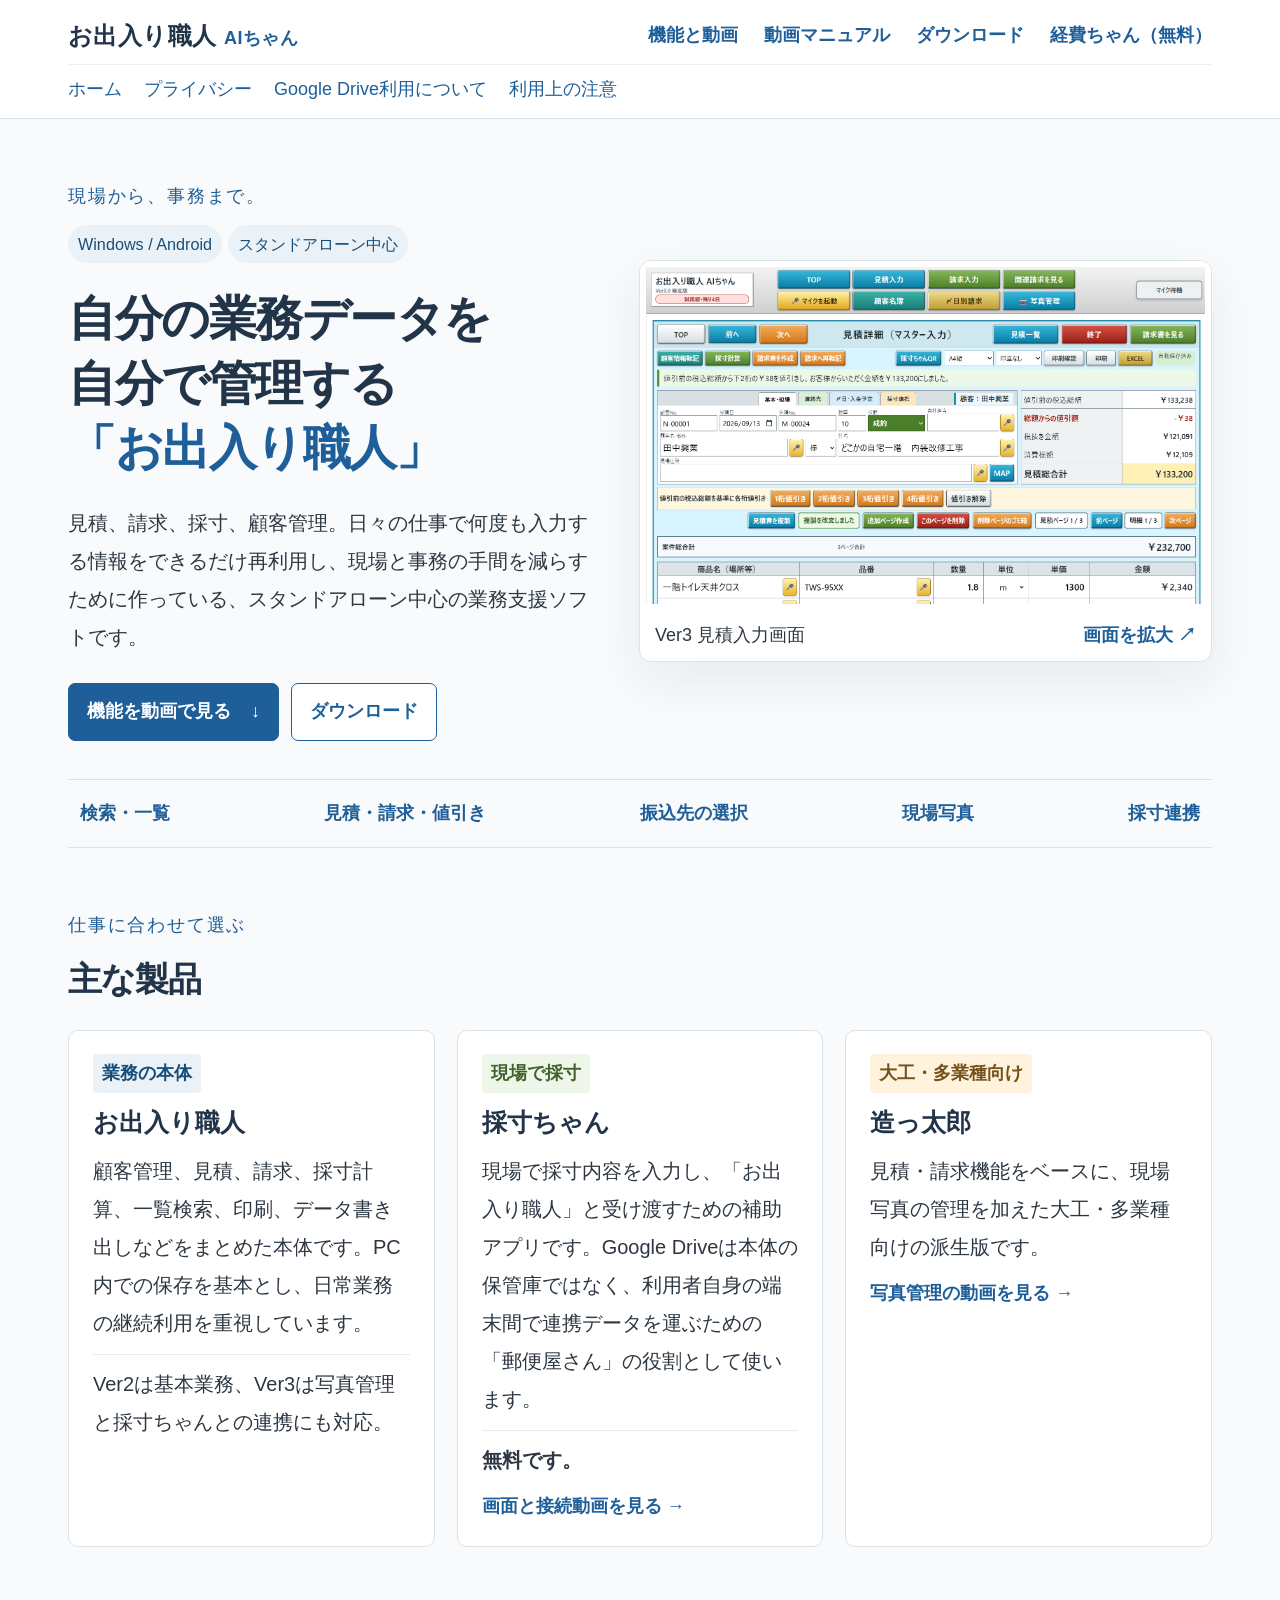
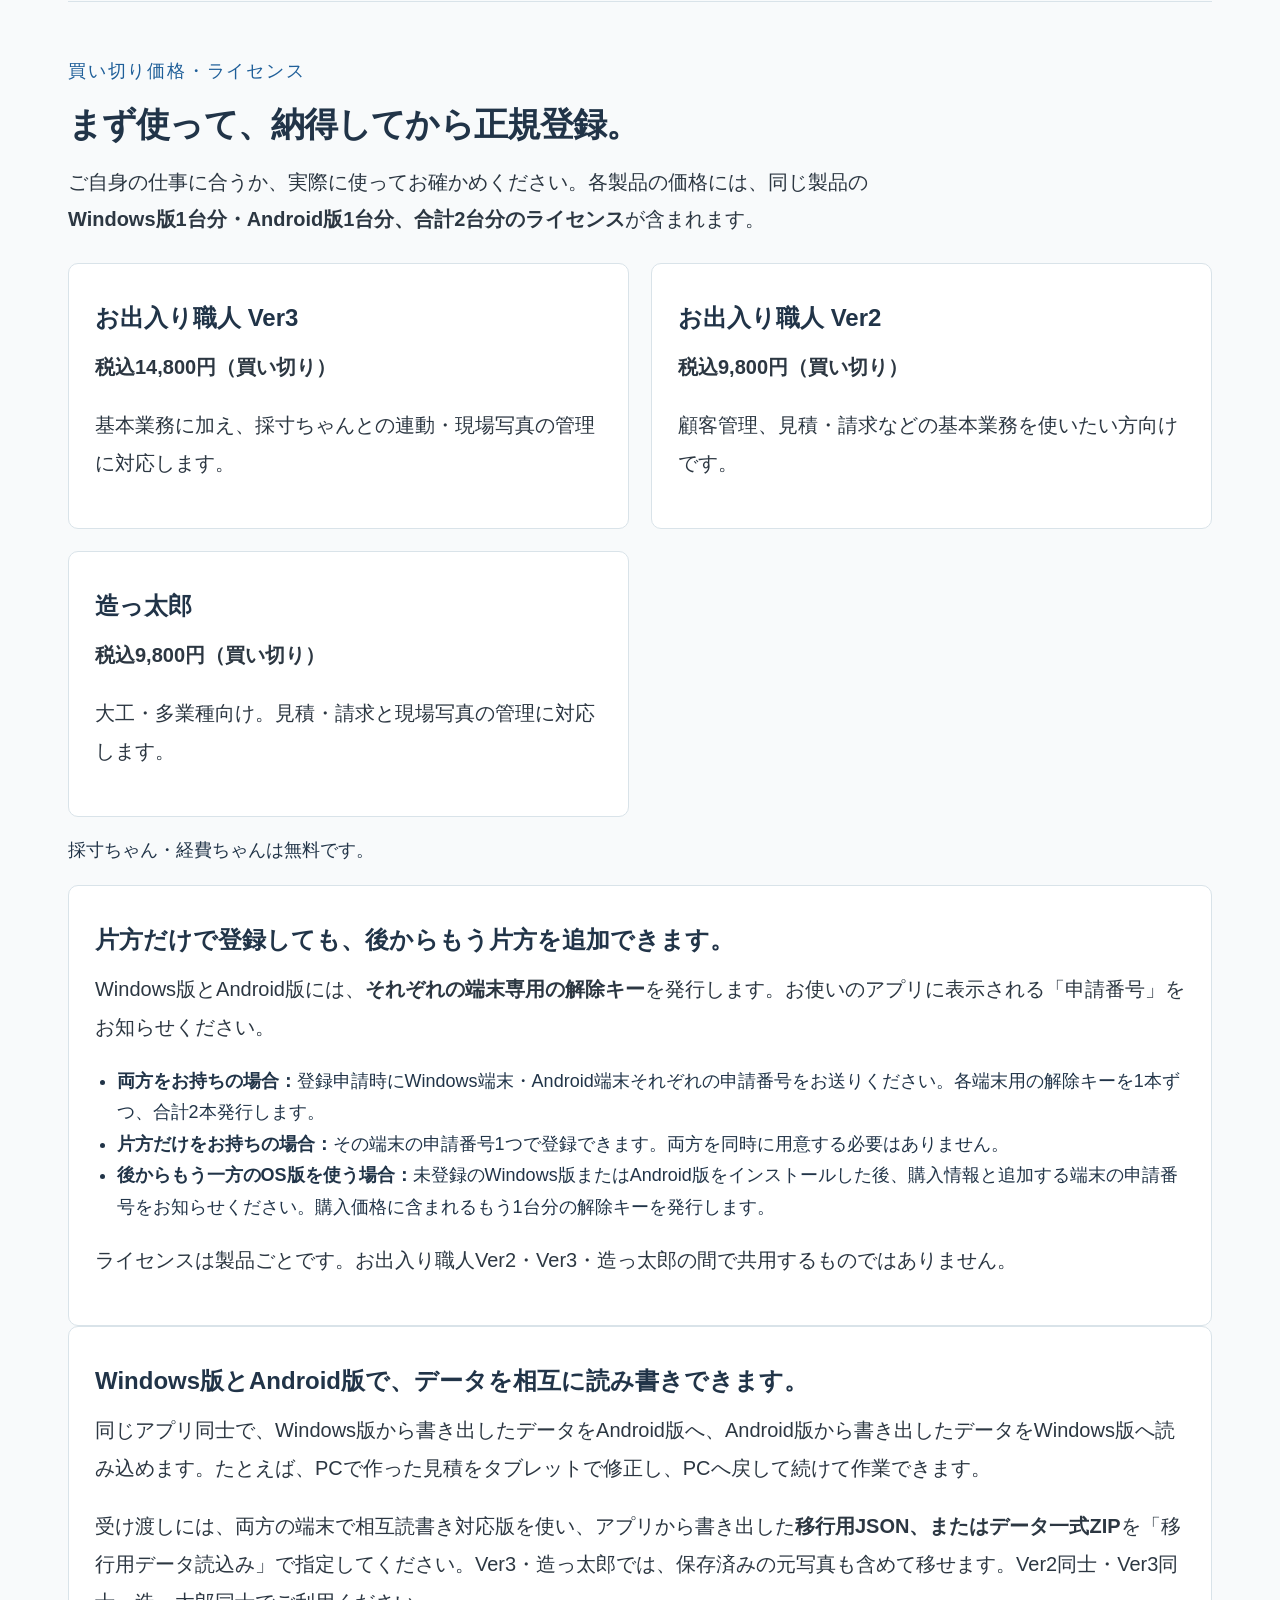
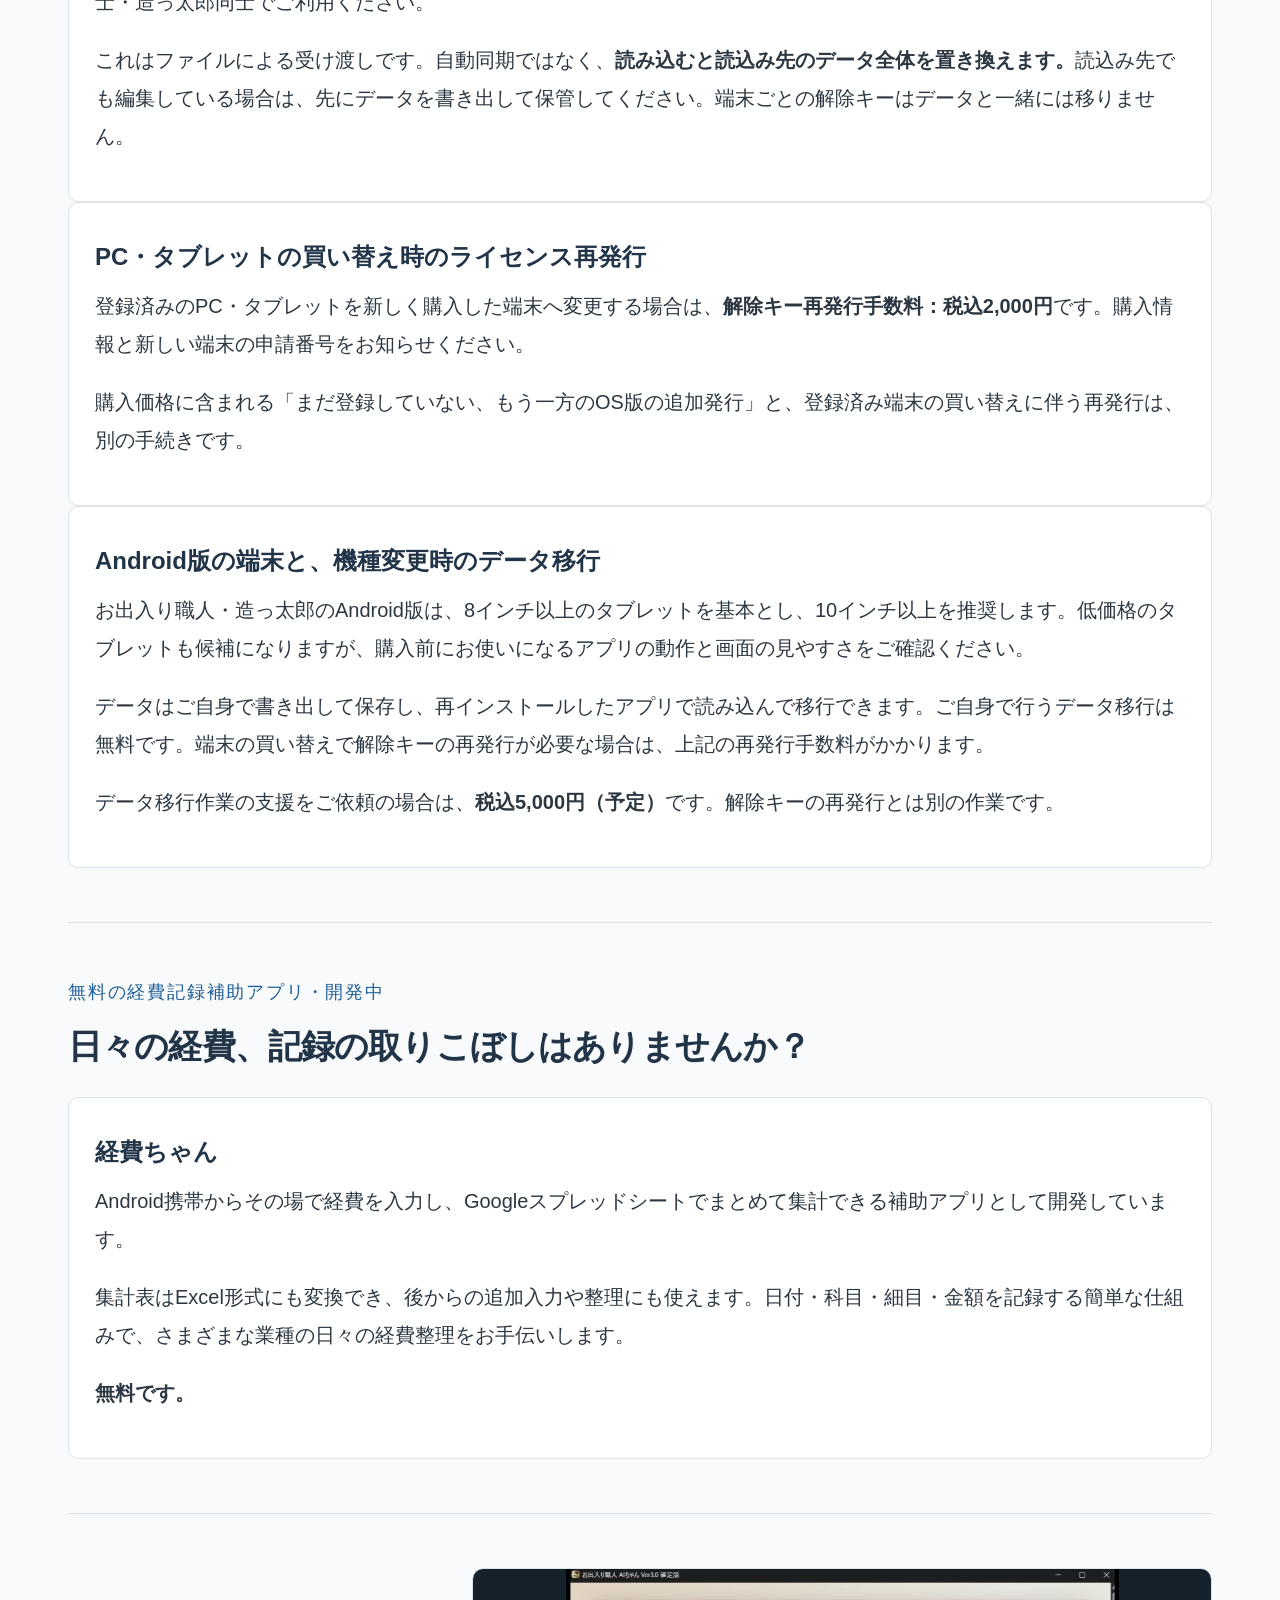
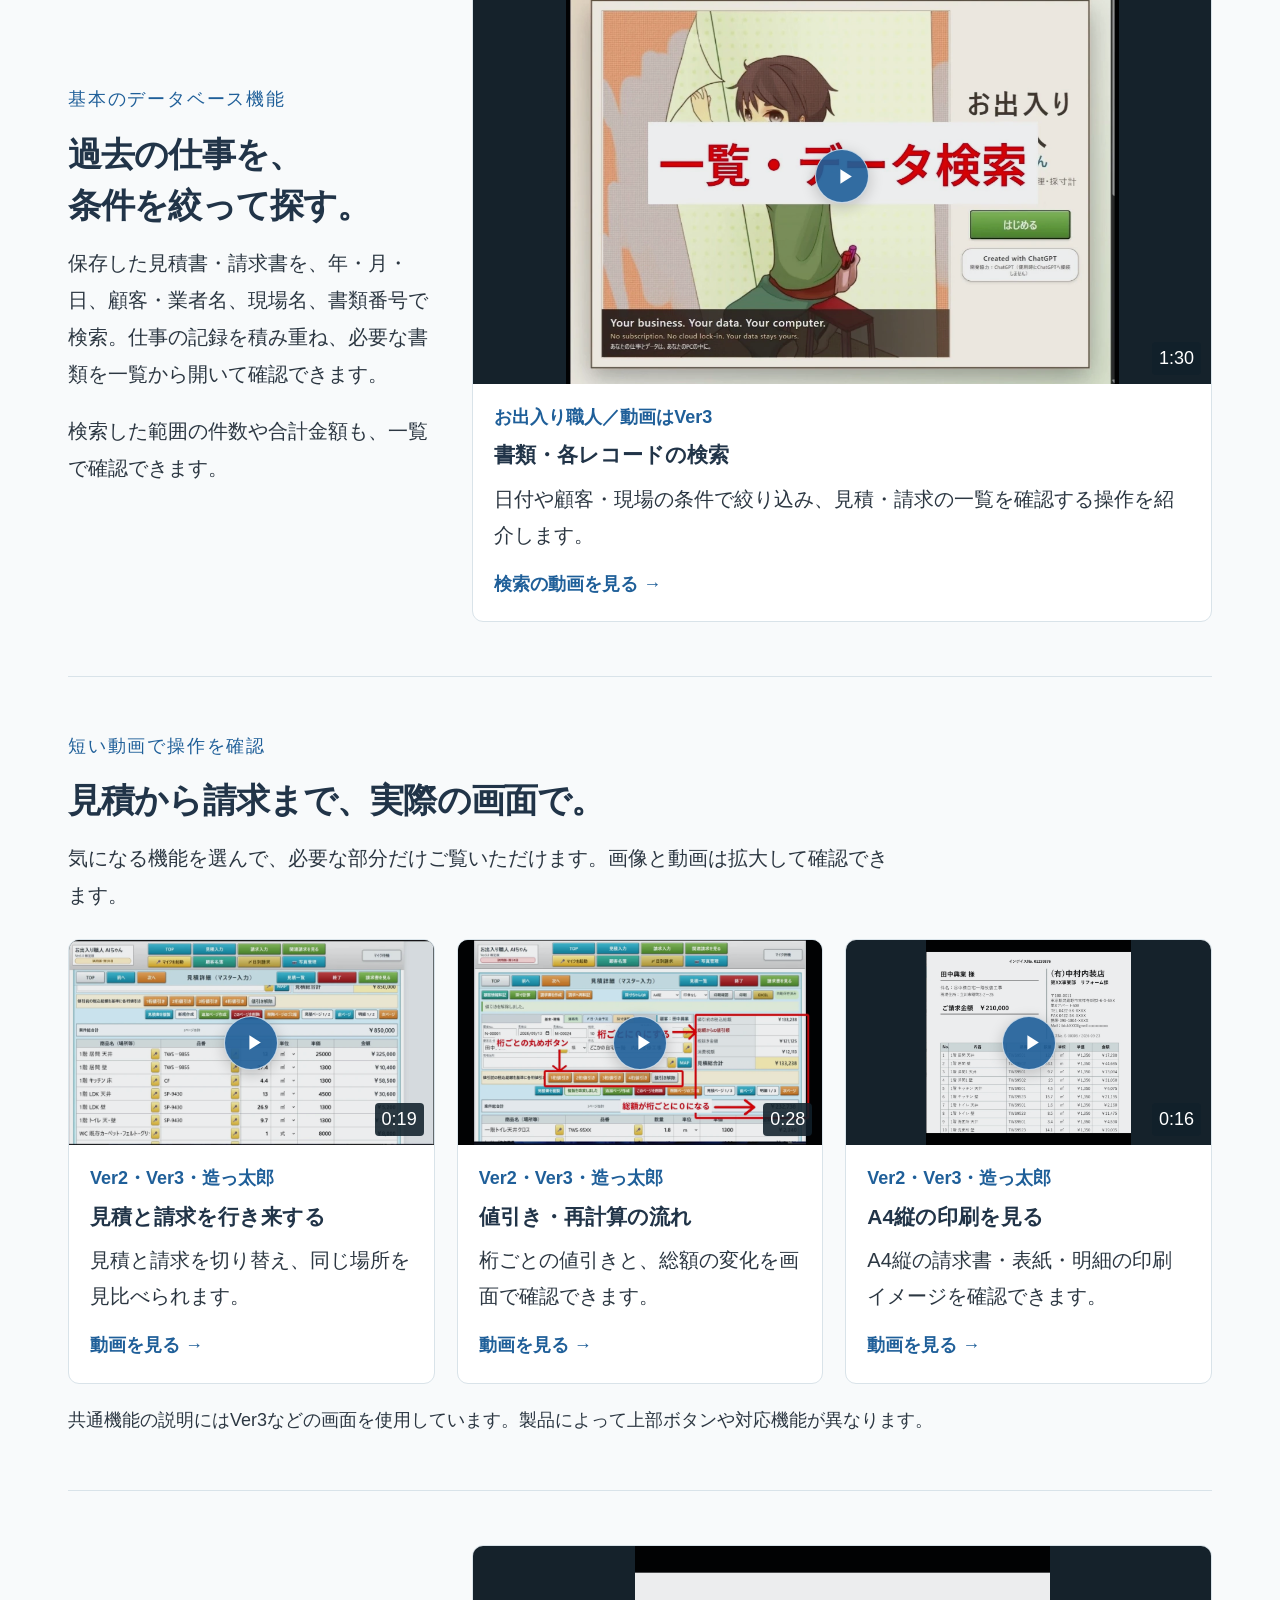
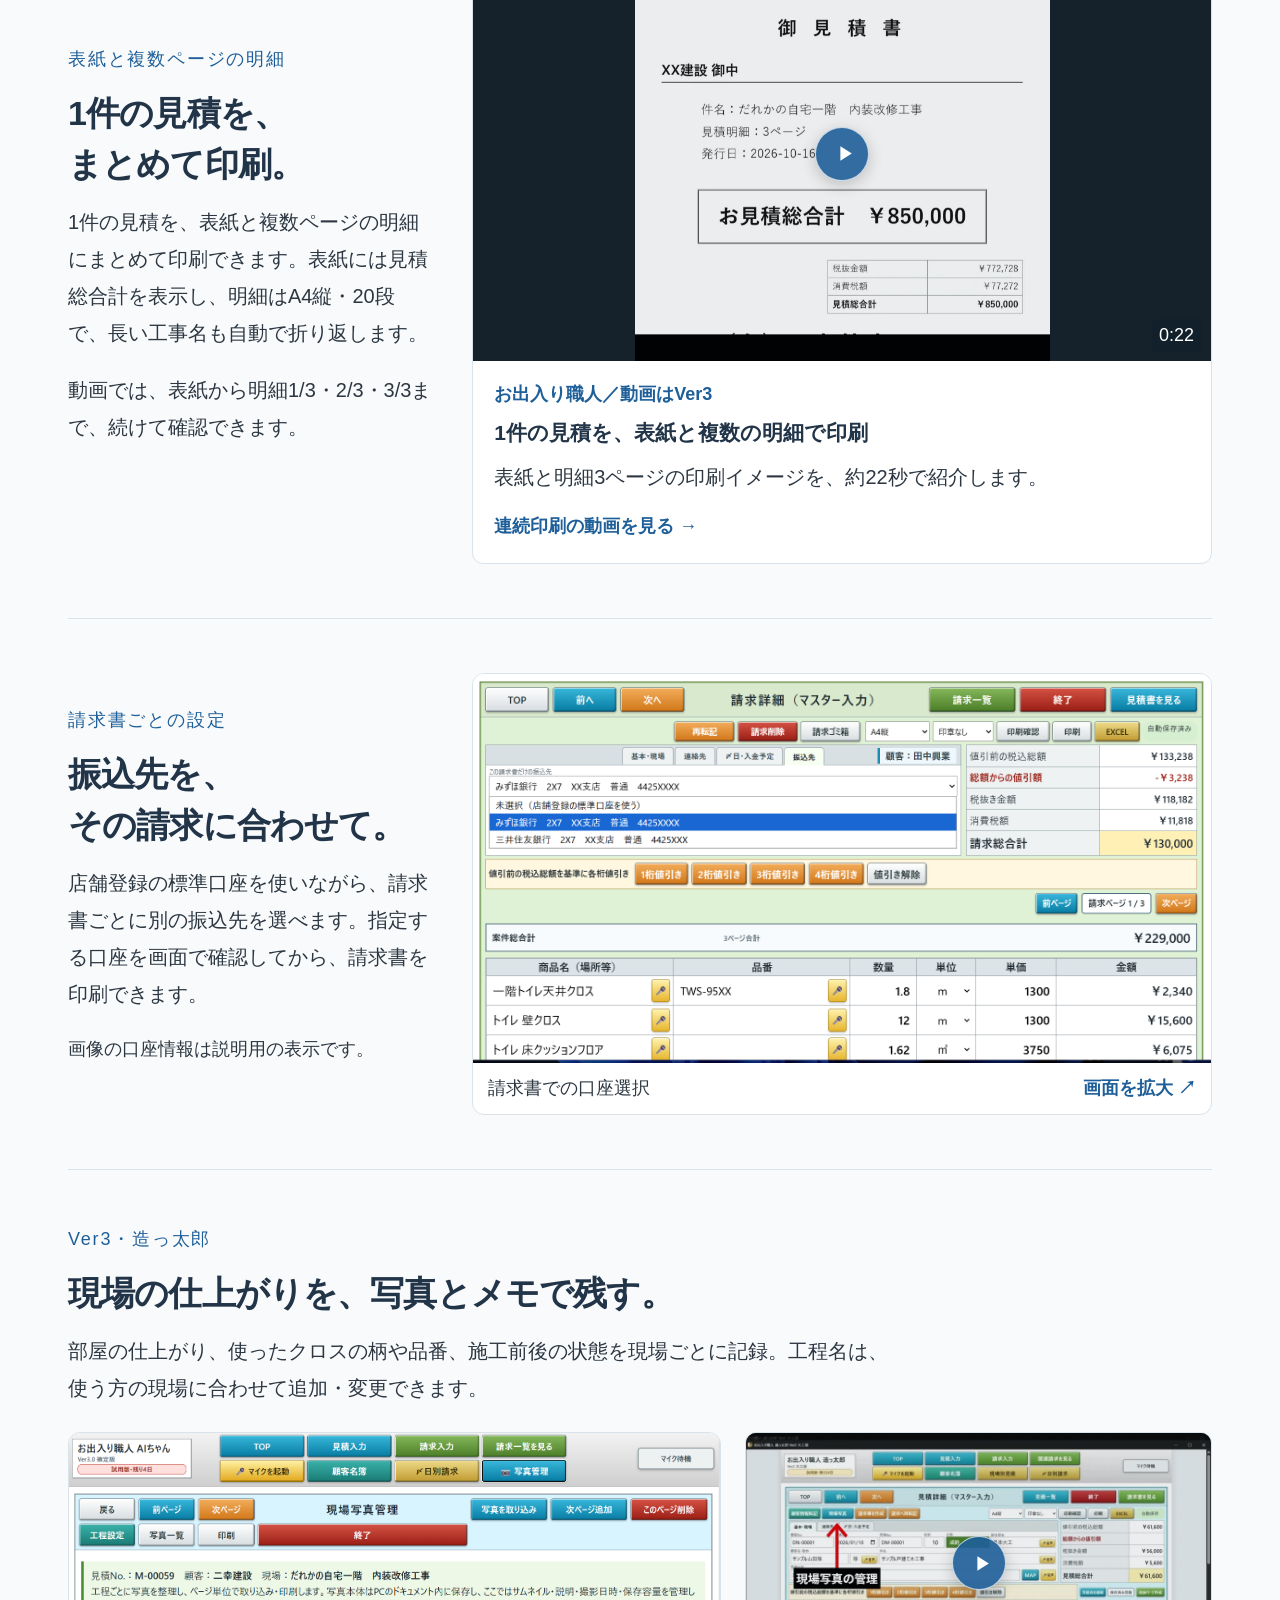
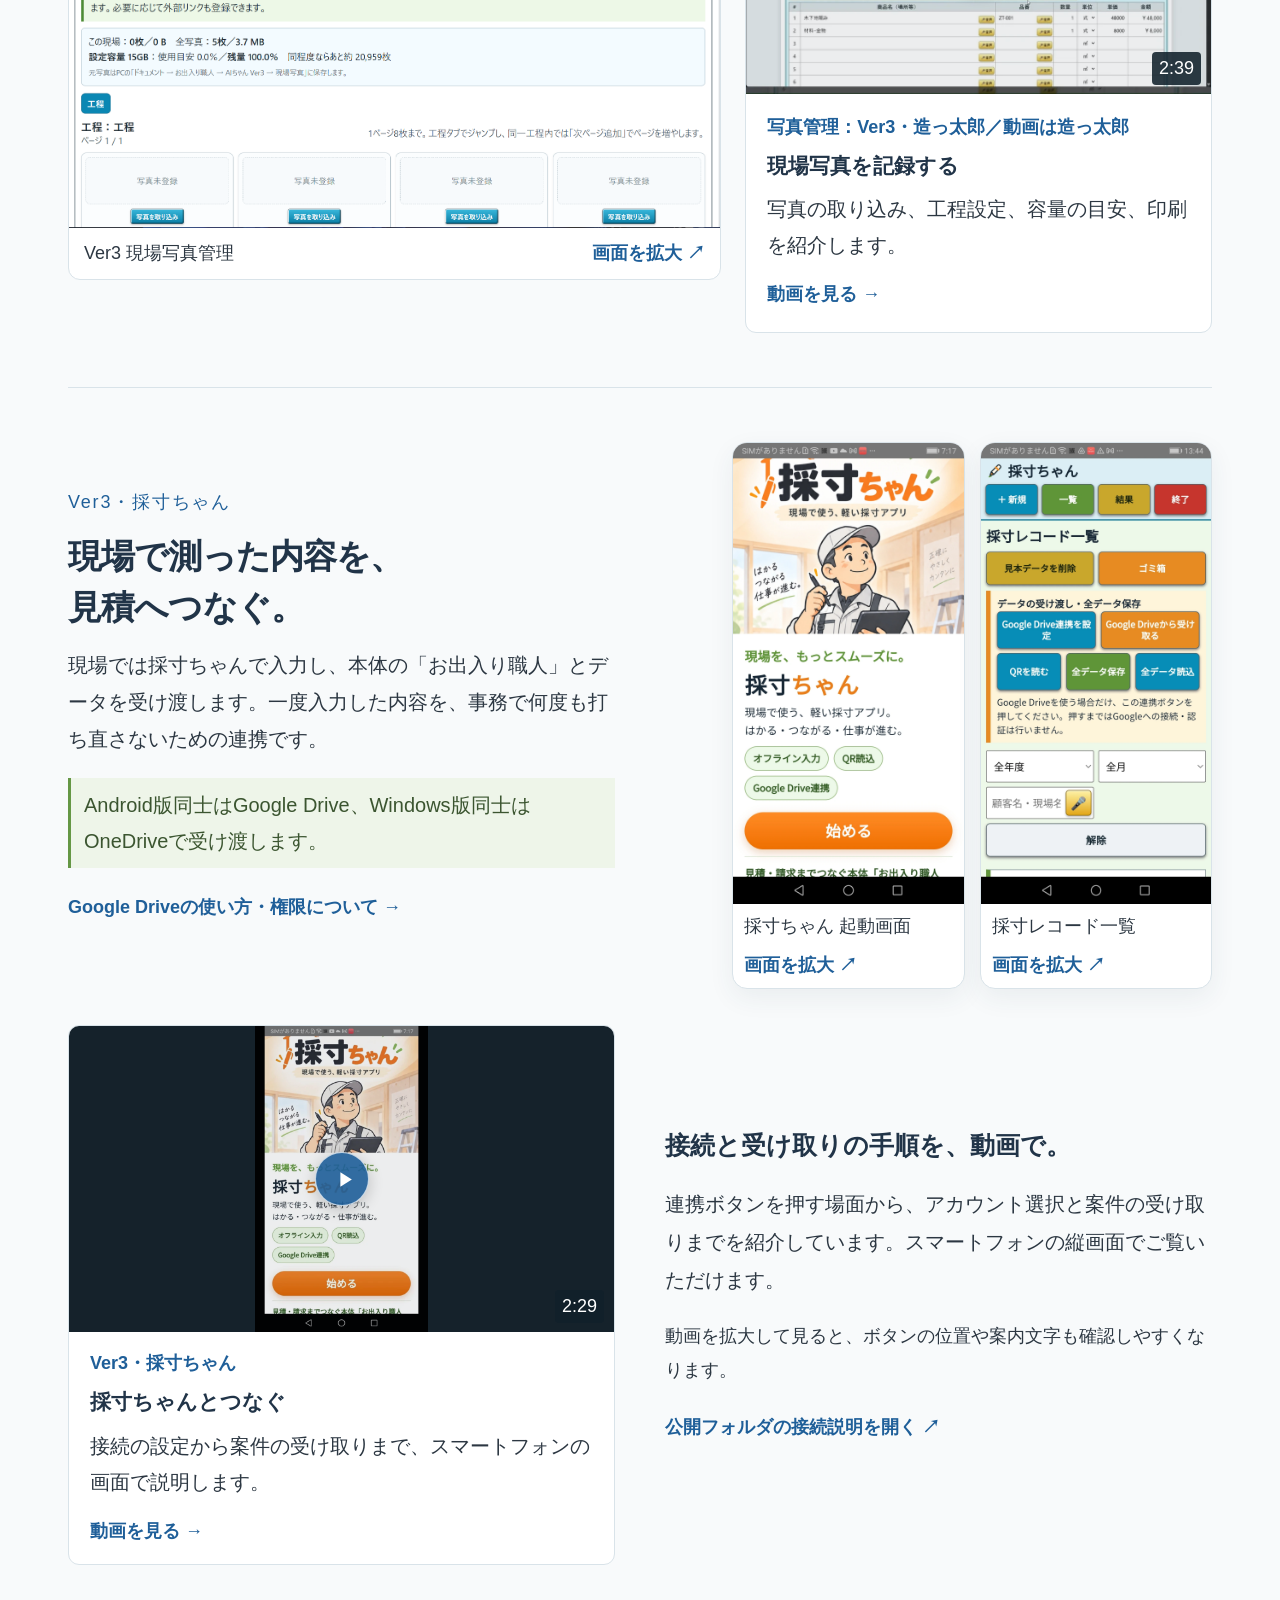
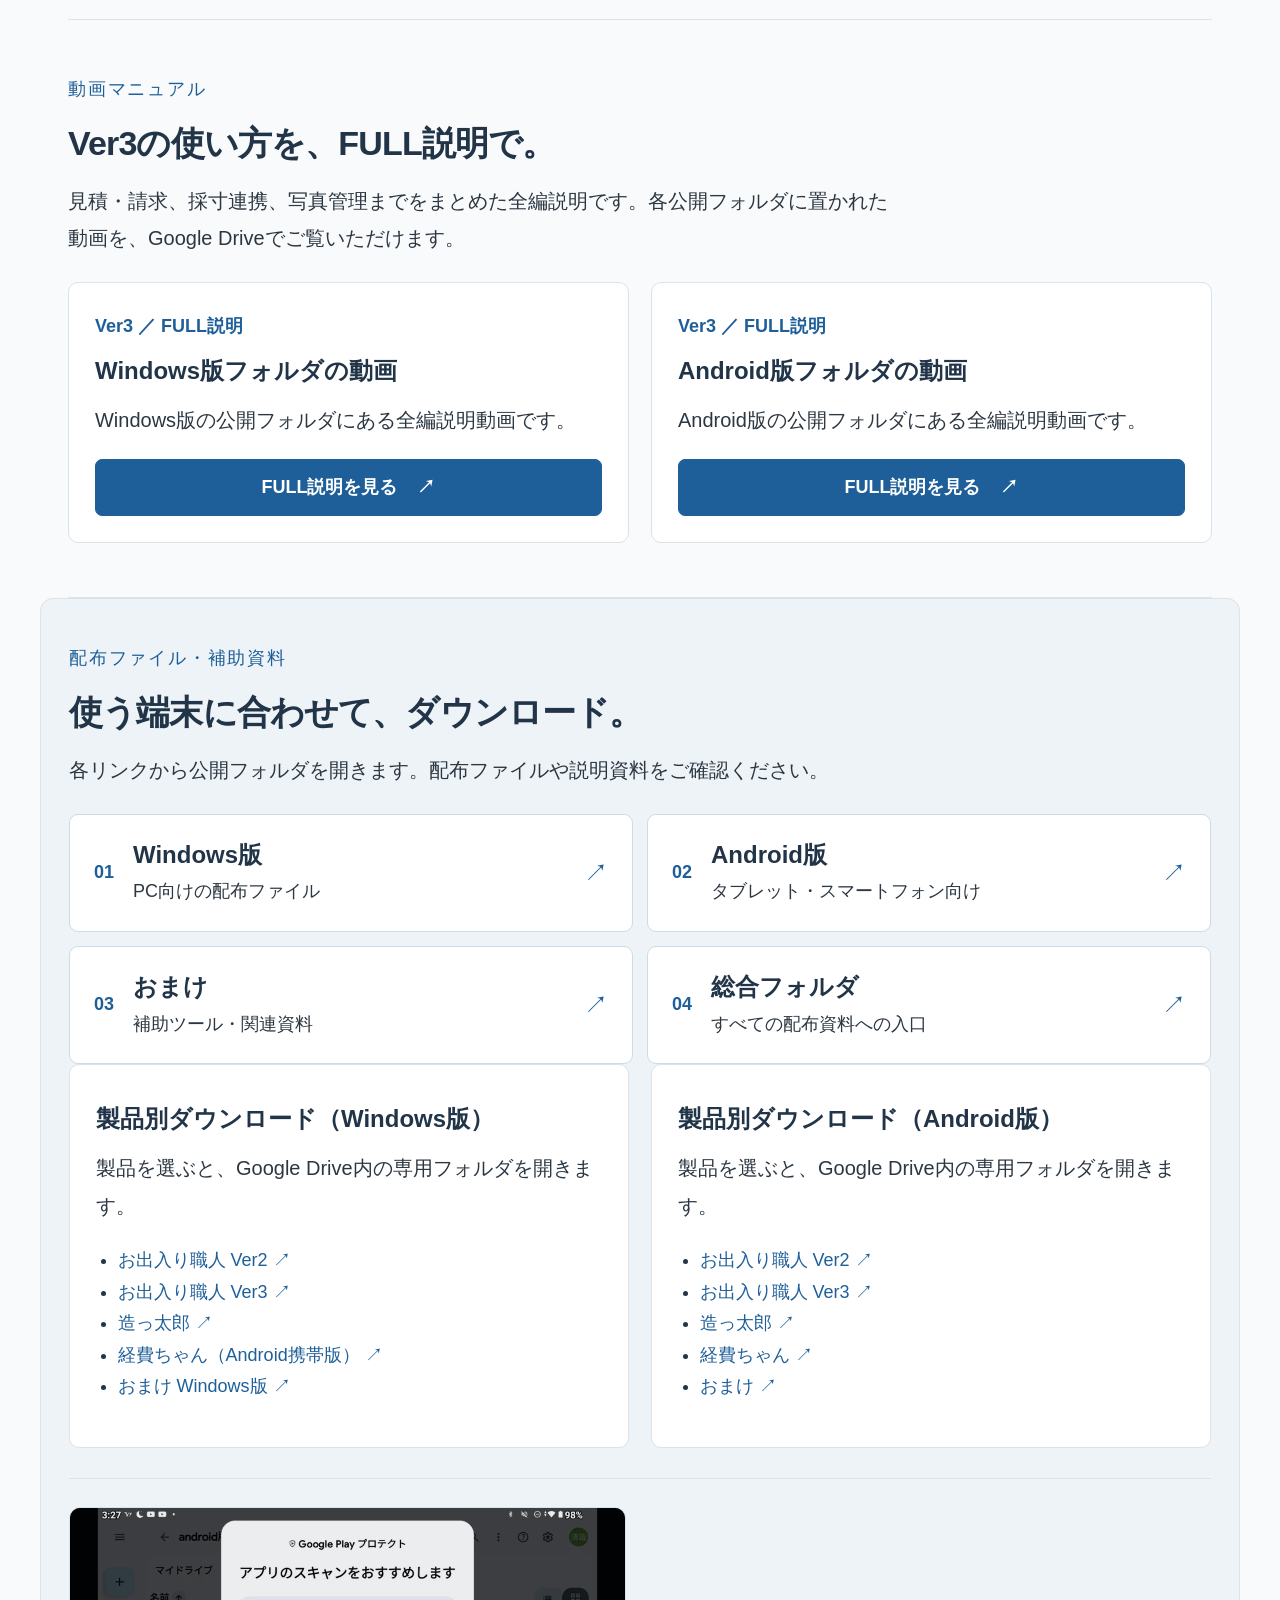
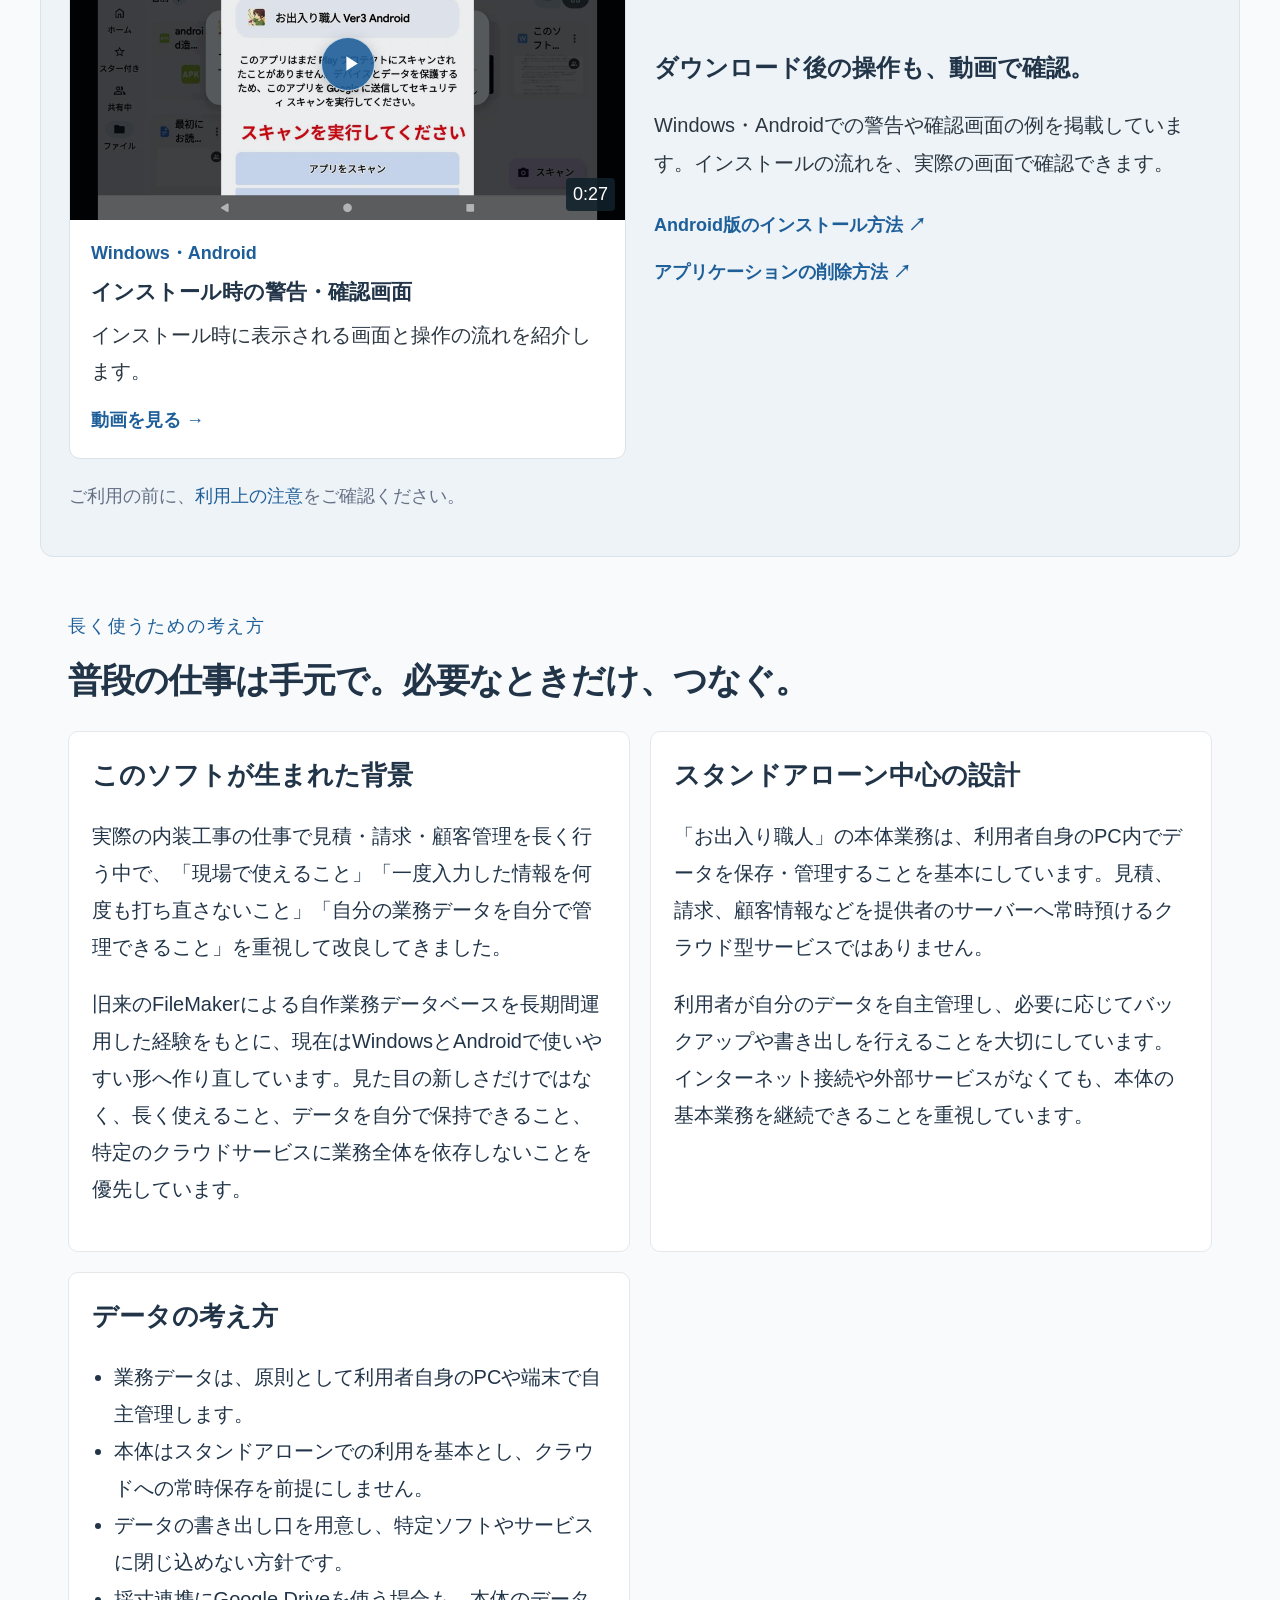
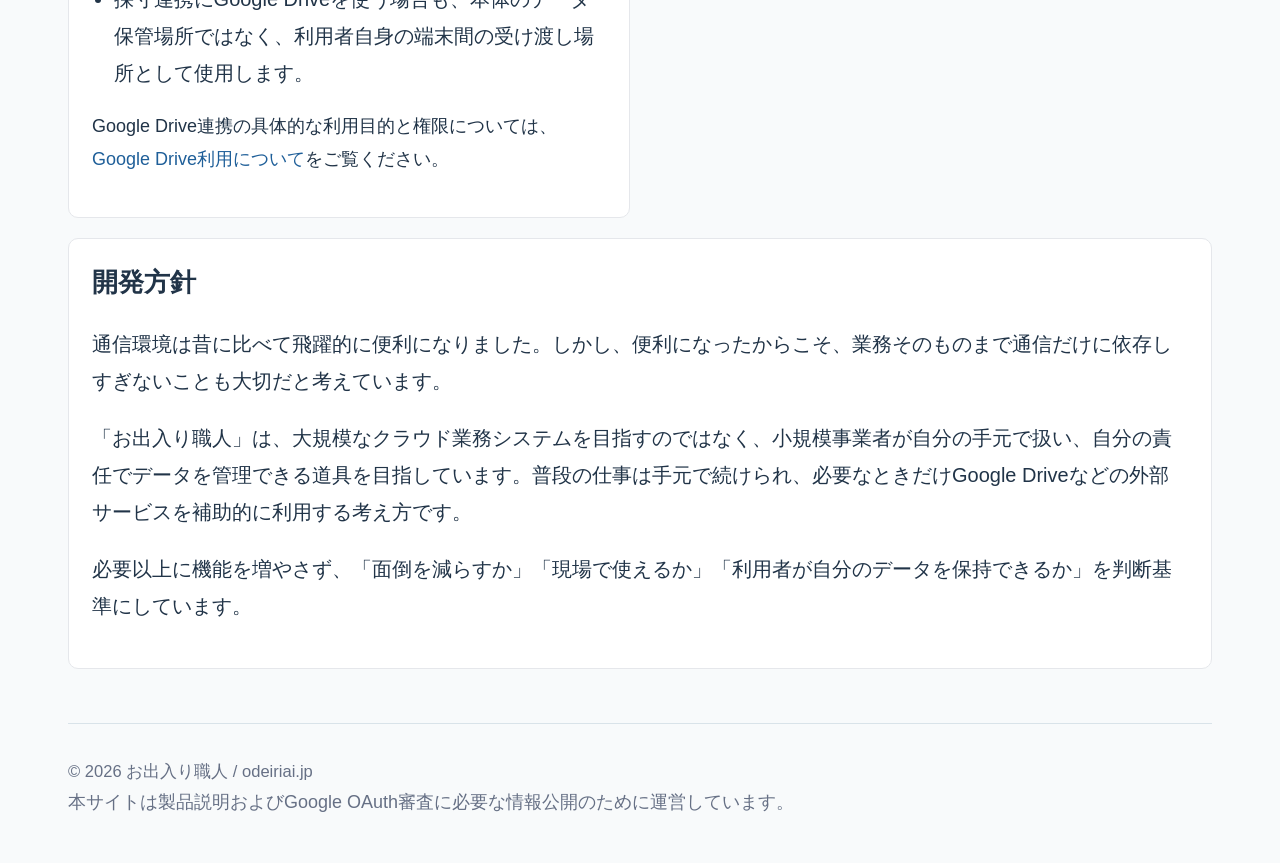
<file: index.html>
<!doctype html>
<html lang="ja"><head><meta charset="utf-8"><meta name="viewport" content="width=device-width,initial-scale=1">
<title>お出入り職人 AIちゃん | 見積・請求・採寸を画面と動画で紹介</title>
<meta name="description" content="お出入り職人 AIちゃんの見積・請求、値引き、印刷、現場写真、採寸連携を実際の画面と動画で紹介。Windows版・Android版の配布フォルダへ進めます。">
<link rel="canonical" href="https://odeiriai.jp/"><link rel="stylesheet" href="/styles.css?v=20261013-readable"><link rel="stylesheet" href="/media-home.css?v=20261013-readable"><script src="/media-home.js" defer></script>
</head><body class="home-page">
<a class="skip-link" href="#main">本文へ移動</a>
<header><div class="wrap"><div class="home-masthead"><a class="wordmark" href="/">お出入り職人 <span>AIちゃん</span></a><nav class="home-menu" aria-label="ページ内"><a href="#records">機能と動画</a><a href="#manuals">動画マニュアル</a><a href="#downloads">ダウンロード</a><a href="#keihi">経費ちゃん（無料）</a></nav></div><nav class="nav" aria-label="サイトについて"><a href="/">ホーム</a><a href="/privacy.html">プライバシー</a><a href="/drive-use.html">Google Drive利用について</a><a href="/terms.html">利用上の注意</a></nav></div></header>
<main id="main" class="wrap">
<section class="media-hero" aria-labelledby="hero-title">
 <div class="hero-copy"><p class="eyebrow">現場から、事務まで。</p><div class="hero-badges"><span class="badge">Windows / Android</span><span class="badge">スタンドアローン中心</span></div>
 <h1 id="hero-title">自分の業務データを<br>自分で管理する<br><span>「お出入り職人」</span></h1><p class="lead">見積、請求、採寸、顧客管理。日々の仕事で何度も入力する情報をできるだけ再利用し、現場と事務の手間を減らすために作っている、スタンドアローン中心の業務支援ソフトです。</p>
 <div class="hero-actions"><a class="primary-link" href="#records">機能を動画で見る <span aria-hidden="true">↓</span></a><a class="secondary-link" href="#downloads">ダウンロード</a></div></div>
 <figure class="hero-screen screen-figure"><a href="/assets/media/quote-screen.webp" data-image data-title="Ver3 見積入力画面"><img src="/assets/media/quote-screen.webp" alt="顧客・現場情報、値引き、案件総合計、明細をまとめたVer3の見積入力画面" width="1597" height="963" fetchpriority="high" decoding="async"></a><figcaption>Ver3 見積入力画面 <a href="/assets/media/quote-screen.webp" data-image data-title="Ver3 見積入力画面">画面を拡大 ↗</a></figcaption></figure>
</section>
<nav class="feature-jumps" aria-label="見たい機能へ"><a href="#records">検索・一覧</a><a href="#features">見積・請求・値引き</a><a href="#bank">振込先の選択</a><a href="#photos">現場写真</a><a href="#saisun">採寸連携</a></nav>
<section class="media-section" aria-labelledby="products-title"><div class="section-heading"><p class="eyebrow">仕事に合わせて選ぶ</p><h2 id="products-title">主な製品</h2></div>
<div class="product-grid"><article class="product-item"><span class="product-tag">業務の本体</span><h3>お出入り職人</h3><p>顧客管理、見積、請求、採寸計算、一覧検索、印刷、データ書き出しなどをまとめた本体です。PC内での保存を基本とし、日常業務の継続利用を重視しています。</p><p class="product-detail">Ver2は基本業務、Ver3は写真管理と採寸ちゃんとの連携にも対応。</p></article>
<article class="product-item"><span class="product-tag green">現場で採寸</span><h3>採寸ちゃん</h3><p>現場で採寸内容を入力し、「お出入り職人」と受け渡すための補助アプリです。Google Driveは本体の保管庫ではなく、利用者自身の端末間で連携データを運ぶための「郵便屋さん」の役割として使います。</p><p class="product-detail"><strong>無料です。</strong></p><a class="text-link" href="#saisun">画面と接続動画を見る →</a></article>
<article class="product-item"><span class="product-tag amber">大工・多業種向け</span><h3>造っ太郎</h3><p>見積・請求機能をベースに、現場写真の管理を加えた大工・多業種向けの派生版です。</p><a class="text-link" href="#photos">写真管理の動画を見る →</a></article></div></section>
<section id="prices" class="media-section" aria-labelledby="prices-title">
<div class="section-heading"><p class="eyebrow">買い切り価格・ライセンス</p><h2 id="prices-title">まず使って、納得してから正規登録。</h2><p>ご自身の仕事に合うか、実際に使ってお確かめください。各製品の価格には、同じ製品の<strong>Windows版1台分・Android版1台分、合計2台分のライセンス</strong>が含まれます。</p></div>
<div class="manual-grid">
<article class="manual-card"><h3>お出入り職人 Ver3</h3><p><strong>税込14,800円（買い切り）</strong></p><p>基本業務に加え、採寸ちゃんとの連動・現場写真の管理に対応します。</p></article>
<article class="manual-card"><h3>お出入り職人 Ver2</h3><p><strong>税込9,800円（買い切り）</strong></p><p>顧客管理、見積・請求などの基本業務を使いたい方向けです。</p></article>
<article class="manual-card"><h3>造っ太郎</h3><p><strong>税込9,800円（買い切り）</strong></p><p>大工・多業種向け。見積・請求と現場写真の管理に対応します。</p></article>
</div>
<p>採寸ちゃん・経費ちゃんは無料です。</p>
<article id="licenses" class="manual-card"><h3>片方だけで登録しても、後からもう片方を追加できます。</h3>
<p>Windows版とAndroid版には、<strong>それぞれの端末専用の解除キー</strong>を発行します。お使いのアプリに表示される「申請番号」をお知らせください。</p>
<ul>
<li><strong>両方をお持ちの場合：</strong>登録申請時にWindows端末・Android端末それぞれの申請番号をお送りください。各端末用の解除キーを1本ずつ、合計2本発行します。</li>
<li><strong>片方だけをお持ちの場合：</strong>その端末の申請番号1つで登録できます。両方を同時に用意する必要はありません。</li>
<li><strong>後からもう一方のOS版を使う場合：</strong>未登録のWindows版またはAndroid版をインストールした後、購入情報と追加する端末の申請番号をお知らせください。購入価格に含まれるもう1台分の解除キーを発行します。</li>
</ul>
<p>ライセンスは製品ごとです。お出入り職人Ver2・Ver3・造っ太郎の間で共用するものではありません。</p>
</article>
<article id="data-transfer" class="manual-card"><h3>Windows版とAndroid版で、データを相互に読み書きできます。</h3>
<p>同じアプリ同士で、Windows版から書き出したデータをAndroid版へ、Android版から書き出したデータをWindows版へ読み込めます。たとえば、PCで作った見積をタブレットで修正し、PCへ戻して続けて作業できます。</p>
<p>受け渡しには、両方の端末で相互読書き対応版を使い、アプリから書き出した<strong>移行用JSON、またはデータ一式ZIP</strong>を「移行用データ読込み」で指定してください。Ver3・造っ太郎では、保存済みの元写真も含めて移せます。Ver2同士・Ver3同士・造っ太郎同士でご利用ください。</p>
<p>これはファイルによる受け渡しです。自動同期ではなく、<strong>読み込むと読込み先のデータ全体を置き換えます。</strong>読込み先でも編集している場合は、先にデータを書き出して保管してください。端末ごとの解除キーはデータと一緒には移りません。</p>
</article>
<article id="license-reissue" class="manual-card"><h3>PC・タブレットの買い替え時のライセンス再発行</h3>
<p>登録済みのPC・タブレットを新しく購入した端末へ変更する場合は、<strong>解除キー再発行手数料：税込2,000円</strong>です。購入情報と新しい端末の申請番号をお知らせください。</p>
<p>購入価格に含まれる「まだ登録していない、もう一方のOS版の追加発行」と、登録済み端末の買い替えに伴う再発行は、別の手続きです。</p>
</article>
<article class="manual-card"><h3>Android版の端末と、機種変更時のデータ移行</h3>
<p>お出入り職人・造っ太郎のAndroid版は、8インチ以上のタブレットを基本とし、10インチ以上を推奨します。低価格のタブレットも候補になりますが、購入前にお使いになるアプリの動作と画面の見やすさをご確認ください。</p>
<p>データはご自身で書き出して保存し、再インストールしたアプリで読み込んで移行できます。ご自身で行うデータ移行は無料です。端末の買い替えで解除キーの再発行が必要な場合は、上記の再発行手数料がかかります。</p>
<p>データ移行作業の支援をご依頼の場合は、<strong>税込5,000円（予定）</strong>です。解除キーの再発行とは別の作業です。</p>
</article></section>
<section id="keihi" class="media-section" aria-labelledby="keihi-title">
<div class="section-heading"><p class="eyebrow">無料の経費記録補助アプリ・開発中</p><h2 id="keihi-title">日々の経費、記録の取りこぼしはありませんか？</h2></div>
<article class="manual-card"><h3>経費ちゃん</h3>
<p>Android携帯からその場で経費を入力し、Googleスプレッドシートでまとめて集計できる補助アプリとして開発しています。</p>
<p>集計表はExcel形式にも変換でき、後からの追加入力や整理にも使えます。日付・科目・細目・金額を記録する簡単な仕組みで、さまざまな業種の日々の経費整理をお手伝いします。</p>
<p><strong>無料です。</strong></p>
</article></section>
<section id="records" class="media-section feature-split" aria-labelledby="records-title"><div class="feature-copy"><p class="eyebrow">基本のデータベース機能</p><h2 id="records-title">過去の仕事を、<br>条件を絞って探す。</h2><p>保存した見積書・請求書を、年・月・日、顧客・業者名、現場名、書類番号で検索。仕事の記録を積み重ね、必要な書類を一覧から開いて確認できます。</p><p>検索した範囲の件数や合計金額も、一覧で確認できます。</p></div><article class="video-card"><a class="video-preview" href="/assets/media/search.mp4" data-video data-title="書類・各レコードの検索" data-product="お出入り職人／動画はVer3" data-orientation="landscape"><img src="/assets/media/search-poster.webp" alt="見積書と請求書の一覧・データ検索の説明動画" width="960" height="720" loading="lazy" decoding="async"><span class="play-circle" aria-hidden="true"><svg viewBox="0 0 24 24"><path d="m9 5 11 7-11 7z"/></svg></span><span class="video-time">1:30</span><span class="sr-only">動画を再生</span></a><div class="video-copy"><p class="product-label">お出入り職人／動画はVer3</p><h3>書類・各レコードの検索</h3><p>日付や顧客・現場の条件で絞り込み、見積・請求の一覧を確認する操作を紹介します。</p><a class="text-link" href="/assets/media/search.mp4" data-video data-title="書類・各レコードの検索" data-product="お出入り職人／動画はVer3" data-orientation="landscape">検索の動画を見る <span aria-hidden="true">→</span></a></div></article></section>
<section id="features" class="media-section" aria-labelledby="features-title"><div class="section-heading"><p class="eyebrow">短い動画で操作を確認</p><h2 id="features-title">見積から請求まで、実際の画面で。</h2><p>気になる機能を選んで、必要な部分だけご覧いただけます。画像と動画は拡大して確認できます。</p></div>
<div class="video-grid"><article class="video-card"><a class="video-preview" href="/assets/media/compare.mp4" data-video data-title="見積と請求を行き来する" data-product="Ver2・Ver3・造っ太郎" data-orientation="landscape"><img src="/assets/media/compare-poster.webp" alt="見積と請求を行き来するの動画" loading="lazy" decoding="async"><span class="play-circle" aria-hidden="true"><svg viewBox="0 0 24 24"><path d="m9 5 11 7-11 7z"/></svg></span><span class="video-time">0:19</span><span class="sr-only">動画を再生</span></a><div class="video-copy"><p class="product-label">Ver2・Ver3・造っ太郎</p><h3>見積と請求を行き来する</h3><p>見積と請求を切り替え、同じ場所を見比べられます。</p><a class="text-link" href="/assets/media/compare.mp4" data-video data-title="見積と請求を行き来する" data-product="Ver2・Ver3・造っ太郎" data-orientation="landscape">動画を見る <span aria-hidden="true">→</span></a></div></article><article class="video-card"><a class="video-preview" href="/assets/media/rounding.mp4" data-video data-title="値引き・再計算の流れ" data-product="Ver2・Ver3・造っ太郎" data-orientation="landscape"><img src="/assets/media/rounding-poster.webp" alt="値引き・再計算の流れの動画" loading="lazy" decoding="async"><span class="play-circle" aria-hidden="true"><svg viewBox="0 0 24 24"><path d="m9 5 11 7-11 7z"/></svg></span><span class="video-time">0:28</span><span class="sr-only">動画を再生</span></a><div class="video-copy"><p class="product-label">Ver2・Ver3・造っ太郎</p><h3>値引き・再計算の流れ</h3><p>桁ごとの値引きと、総額の変化を画面で確認できます。</p><a class="text-link" href="/assets/media/rounding.mp4" data-video data-title="値引き・再計算の流れ" data-product="Ver2・Ver3・造っ太郎" data-orientation="landscape">動画を見る <span aria-hidden="true">→</span></a></div></article><article class="video-card"><a class="video-preview" href="/assets/media/printing.mp4" data-video data-title="A4縦の印刷を見る" data-product="Ver2・Ver3・造っ太郎" data-orientation="landscape"><img src="/assets/media/printing-poster.webp" alt="A4縦の印刷を見るの動画" loading="lazy" decoding="async"><span class="play-circle" aria-hidden="true"><svg viewBox="0 0 24 24"><path d="m9 5 11 7-11 7z"/></svg></span><span class="video-time">0:16</span><span class="sr-only">動画を再生</span></a><div class="video-copy"><p class="product-label">Ver2・Ver3・造っ太郎</p><h3>A4縦の印刷を見る</h3><p>A4縦の請求書・表紙・明細の印刷イメージを確認できます。</p><a class="text-link" href="/assets/media/printing.mp4" data-video data-title="A4縦の印刷を見る" data-product="Ver2・Ver3・造っ太郎" data-orientation="landscape">動画を見る <span aria-hidden="true">→</span></a></div></article></div>
<p class="media-note">共通機能の説明にはVer3などの画面を使用しています。製品によって上部ボタンや対応機能が異なります。</p></section>
<section id="multiple-page-printing" class="media-section feature-split" aria-labelledby="multiple-page-printing-title">
<div class="feature-copy"><p class="eyebrow">表紙と複数ページの明細</p><h2 id="multiple-page-printing-title">1件の見積を、<br>まとめて印刷。</h2><p>1件の見積を、表紙と複数ページの明細にまとめて印刷できます。表紙には見積総合計を表示し、明細はA4縦・20段で、長い工事名も自動で折り返します。</p><p>動画では、表紙から明細1/3・2/3・3/3まで、続けて確認できます。</p></div>
<article class="video-card"><a class="video-preview" href="/assets/media/multi-page-printing-scroll-20261018.mp4" data-video data-title="1件の見積を、表紙と複数の明細で印刷" data-product="お出入り職人／動画はVer3" data-orientation="square"><img src="/assets/media/multi-page-printing-scroll-20261018-poster.webp" alt="見積総合計を載せた表紙と、3ページの見積明細を順に紹介する動画" width="720" height="720" loading="lazy" decoding="async"><span class="play-circle" aria-hidden="true"><svg viewBox="0 0 24 24"><path d="m9 5 11 7-11 7z"/></svg></span><span class="video-time">0:22</span><span class="sr-only">動画を再生</span></a><div class="video-copy"><p class="product-label">お出入り職人／動画はVer3</p><h3>1件の見積を、表紙と複数の明細で印刷</h3><p>表紙と明細3ページの印刷イメージを、約22秒で紹介します。</p><a class="text-link" href="/assets/media/multi-page-printing-scroll-20261018.mp4" data-video data-title="1件の見積を、表紙と複数の明細で印刷" data-product="お出入り職人／動画はVer3" data-orientation="square">連続印刷の動画を見る <span aria-hidden="true">→</span></a></div></article>
</section>
<section id="bank" class="media-section feature-split bank-section" aria-labelledby="bank-title"><div class="feature-copy"><p class="eyebrow">請求書ごとの設定</p><h2 id="bank-title">振込先を、<br>その請求に合わせて。</h2><p>店舗登録の標準口座を使いながら、請求書ごとに別の振込先を選べます。指定する口座を画面で確認してから、請求書を印刷できます。</p><p class="small">画像の口座情報は説明用の表示です。</p></div><figure class="screen-figure "><a href="/assets/media/invoice-bank.webp" data-image data-title="請求書での口座選択"><img src="/assets/media/invoice-bank.webp" alt="請求書で登録済みの振込先口座を選ぶ画面" loading="lazy" decoding="async"></a><figcaption>請求書での口座選択 <a href="/assets/media/invoice-bank.webp" data-image data-title="請求書での口座選択">画面を拡大 <span aria-hidden="true">↗</span></a></figcaption></figure></section>
<section id="photos" class="media-section" aria-labelledby="photos-title"><div class="section-heading"><p class="eyebrow">Ver3・造っ太郎</p><h2 id="photos-title">現場の仕上がりを、写真とメモで残す。</h2><p>部屋の仕上がり、使ったクロスの柄や品番、施工前後の状態を現場ごとに記録。工程名は、使う方の現場に合わせて追加・変更できます。</p></div>
<div class="photo-layout"><figure class="screen-figure "><a href="/assets/media/photo-screen.webp" data-image data-title="Ver3 現場写真管理"><img src="/assets/media/photo-screen.webp" alt="工程タブ、写真の取り込み、ページ追加、写真の保存容量を管理する画面" loading="lazy" decoding="async"></a><figcaption>Ver3 現場写真管理 <a href="/assets/media/photo-screen.webp" data-image data-title="Ver3 現場写真管理">画面を拡大 <span aria-hidden="true">↗</span></a></figcaption></figure><article class="video-card"><a class="video-preview" href="/assets/media/photos.mp4" data-video data-title="現場写真を記録する" data-product="写真管理：Ver3・造っ太郎／動画は造っ太郎" data-orientation="landscape"><img src="/assets/media/photos-poster.webp" alt="現場写真を記録するの動画" loading="lazy" decoding="async"><span class="play-circle" aria-hidden="true"><svg viewBox="0 0 24 24"><path d="m9 5 11 7-11 7z"/></svg></span><span class="video-time">2:39</span><span class="sr-only">動画を再生</span></a><div class="video-copy"><p class="product-label">写真管理：Ver3・造っ太郎／動画は造っ太郎</p><h3>現場写真を記録する</h3><p>写真の取り込み、工程設定、容量の目安、印刷を紹介します。</p><a class="text-link" href="/assets/media/photos.mp4" data-video data-title="現場写真を記録する" data-product="写真管理：Ver3・造っ太郎／動画は造っ太郎" data-orientation="landscape">動画を見る <span aria-hidden="true">→</span></a></div></article></div></section>
<section id="saisun" class="media-section saisun-section" aria-labelledby="saisun-title"><div class="saisun-intro"><div class="feature-copy"><p class="eyebrow">Ver3・採寸ちゃん</p><h2 id="saisun-title">現場で測った内容を、<br>見積へつなぐ。</h2><p>現場では採寸ちゃんで入力し、本体の「お出入り職人」とデータを受け渡します。一度入力した内容を、事務で何度も打ち直さないための連携です。</p><p class="connection-note">Android版同士はGoogle Drive、Windows版同士はOneDriveで受け渡します。</p><p><a class="text-link" href="/drive-use.html">Google Driveの使い方・権限について →</a></p></div><div class="phone-pair"><figure class="screen-figure phone-figure"><a href="/assets/media/saisun-start.webp" data-image data-title="採寸ちゃん 起動画面"><img src="/assets/media/saisun-start.webp" alt="採寸ちゃんの起動画面" loading="lazy" decoding="async"></a><figcaption>採寸ちゃん 起動画面 <a href="/assets/media/saisun-start.webp" data-image data-title="採寸ちゃん 起動画面">画面を拡大 <span aria-hidden="true">↗</span></a></figcaption></figure><figure class="screen-figure phone-figure"><a href="/assets/media/saisun-list.webp" data-image data-title="採寸レコード一覧"><img src="/assets/media/saisun-list.webp" alt="採寸ちゃんの案件一覧とデータ受け渡しボタン" loading="lazy" decoding="async"></a><figcaption>採寸レコード一覧 <a href="/assets/media/saisun-list.webp" data-image data-title="採寸レコード一覧">画面を拡大 <span aria-hidden="true">↗</span></a></figcaption></figure></div></div>
<div class="saisun-video-row"><article class="video-card"><a class="video-preview" href="/assets/media/saisun.mp4" data-video data-title="採寸ちゃんとつなぐ" data-product="Ver3・採寸ちゃん" data-orientation="portrait"><img src="/assets/media/saisun-poster.webp" alt="採寸ちゃんとつなぐの動画" loading="lazy" decoding="async"><span class="play-circle" aria-hidden="true"><svg viewBox="0 0 24 24"><path d="m9 5 11 7-11 7z"/></svg></span><span class="video-time">2:29</span><span class="sr-only">動画を再生</span></a><div class="video-copy"><p class="product-label">Ver3・採寸ちゃん</p><h3>採寸ちゃんとつなぐ</h3><p>接続の設定から案件の受け取りまで、スマートフォンの画面で説明します。</p><a class="text-link" href="/assets/media/saisun.mp4" data-video data-title="採寸ちゃんとつなぐ" data-product="Ver3・採寸ちゃん" data-orientation="portrait">動画を見る <span aria-hidden="true">→</span></a></div></article><div class="connection-copy"><h3>接続と受け取りの手順を、動画で。</h3><p>連携ボタンを押す場面から、アカウント選択と案件の受け取りまでを紹介しています。スマートフォンの縦画面でご覧いただけます。</p><p class="small">動画を拡大して見ると、ボタンの位置や案内文字も確認しやすくなります。</p><p><a class="text-link" href="https://drive.google.com/file/d/1pX4oRDD-33zsJW0d61cBBD_bxr4-EyN5/view?usp=drivesdk" target="_blank" rel="noopener noreferrer">公開フォルダの接続説明を開く ↗</a></p></div></div></section>
<section id="manuals" class="media-section" aria-labelledby="manuals-title"><div class="section-heading"><p class="eyebrow">動画マニュアル</p><h2 id="manuals-title">Ver3の使い方を、FULL説明で。</h2><p>見積・請求、採寸連携、写真管理までをまとめた全編説明です。各公開フォルダに置かれた動画を、Google Driveでご覧いただけます。</p></div><div class="manual-grid"><article class="manual-card"><p class="product-label">Ver3 ／ FULL説明</p><h3>Windows版フォルダの動画</h3><p>Windows版の公開フォルダにある全編説明動画です。</p><a class="primary-link" href="https://drive.google.com/file/d/1JYEbB-enP2PSIzvty5Pw1C7tCGP7ZJUR/view?usp=drivesdk" target="_blank" rel="noopener noreferrer">FULL説明を見る <span aria-hidden="true">↗</span></a></article><article class="manual-card"><p class="product-label">Ver3 ／ FULL説明</p><h3>Android版フォルダの動画</h3><p>Android版の公開フォルダにある全編説明動画です。</p><a class="primary-link" href="https://drive.google.com/file/d/1XHq-t6FdJBZpMTjZ4EzjOotyXeghdluV/view?usp=drivesdk" target="_blank" rel="noopener noreferrer">FULL説明を見る <span aria-hidden="true">↗</span></a></article></div></section>
<section id="downloads" class="media-section downloads-section" aria-labelledby="downloads-title"><div class="section-heading"><p class="eyebrow">配布ファイル・補助資料</p><h2 id="downloads-title">使う端末に合わせて、ダウンロード。</h2><p>各リンクから公開フォルダを開きます。配布ファイルや説明資料をご確認ください。</p></div>
<div class="download-grid"><a class="download-link" href="https://drive.google.com/drive/folders/1aKN7YNqXRr6iSggV1Fq95CMOtCL8A8G0?usp=drive_link" target="_blank" rel="noopener noreferrer"><span class="download-number">01</span><span><strong>Windows版</strong><small>PC向けの配布ファイル</small></span><span aria-hidden="true">↗</span></a><a class="download-link" href="https://drive.google.com/drive/folders/1UH7-bk9fikpVpvX68yiTnErRM9cuNW0p?usp=drive_link" target="_blank" rel="noopener noreferrer"><span class="download-number">02</span><span><strong>Android版</strong><small>タブレット・スマートフォン向け</small></span><span aria-hidden="true">↗</span></a><a class="download-link" href="https://drive.google.com/drive/folders/1mMIdTZsifxSNozKVvZVCF3BBpyajpcls?usp=drive_link" target="_blank" rel="noopener noreferrer"><span class="download-number">03</span><span><strong>おまけ</strong><small>補助ツール・関連資料</small></span><span aria-hidden="true">↗</span></a><a class="download-link" href="https://drive.google.com/drive/folders/1YO49Vw2_gkZGFp04epfIjjgnE3YMBFjD?usp=drive_link" target="_blank" rel="noopener noreferrer"><span class="download-number">04</span><span><strong>総合フォルダ</strong><small>すべての配布資料への入口</small></span><span aria-hidden="true">↗</span></a></div>
<div class="manual-grid" aria-label="製品別ダウンロード"><article class="manual-card"><h3>製品別ダウンロード（Windows版）</h3><p>製品を選ぶと、Google Drive内の専用フォルダを開きます。</p><ul><li><a href="https://drive.google.com/drive/folders/1iaDXyrNcKPgXYpM5aqPiWJRyJyaokOPC" target="_blank" rel="noopener noreferrer">お出入り職人 Ver2 ↗</a></li><li><a href="https://drive.google.com/drive/folders/1wdStO-FdrE8o0wcpjkfHJCtXsTAuhYES" target="_blank" rel="noopener noreferrer">お出入り職人 Ver3 ↗</a></li><li><a href="https://drive.google.com/drive/folders/17fAA_7SAnpYQu9iWYoWUi1SUXx9KaoJF" target="_blank" rel="noopener noreferrer">造っ太郎 ↗</a></li><li><a href="https://drive.google.com/drive/folders/1OL4PKTtHzCfhoumu7LalwsU8C4yJqg6V" target="_blank" rel="noopener noreferrer">経費ちゃん（Android携帯版） ↗</a></li><li><a href="https://drive.google.com/drive/folders/1x_lKBm7IMnuOh62NveO2EOlNqXEDhHER" target="_blank" rel="noopener noreferrer">おまけ Windows版 ↗</a></li></ul></article><article class="manual-card"><h3>製品別ダウンロード（Android版）</h3><p>製品を選ぶと、Google Drive内の専用フォルダを開きます。</p><ul><li><a href="https://drive.google.com/drive/folders/1LAFqiTuYub0OxiYLBwvTovLvPebE7j83" target="_blank" rel="noopener noreferrer">お出入り職人 Ver2 ↗</a></li><li><a href="https://drive.google.com/drive/folders/1UTK5yxsufAvQBGo-xbMUSrsowE8MMHwy" target="_blank" rel="noopener noreferrer">お出入り職人 Ver3 ↗</a></li><li><a href="https://drive.google.com/drive/folders/1PY7wUCnBC4WsC8TVsLULAwSp2024CsJT" target="_blank" rel="noopener noreferrer">造っ太郎 ↗</a></li><li><a href="https://drive.google.com/drive/folders/1Q8bIj5_xNR9HMvyLbGDR24_IBxHq2bty" target="_blank" rel="noopener noreferrer">経費ちゃん ↗</a></li><li><a href="https://drive.google.com/drive/folders/196nFlzwsu5OWvkKgECIoT2KWCR-0bbNi" target="_blank" rel="noopener noreferrer">おまけ ↗</a></li></ul></article></div>
<div class="installation-row"><article class="video-card"><a class="video-preview" href="/assets/media/installation.mp4" data-video data-title="インストール時の警告・確認画面" data-product="Windows・Android" data-orientation="landscape"><img src="/assets/media/installation-poster.webp" alt="インストール時に表示される確認画面の説明動画" loading="lazy" decoding="async"><span class="play-circle" aria-hidden="true"><svg viewBox="0 0 24 24"><path d="m9 5 11 7-11 7z"/></svg></span><span class="video-time">0:27</span><span class="sr-only">動画を再生</span></a><div class="video-copy"><p class="product-label">Windows・Android</p><h3>インストール時の警告・確認画面</h3><p>インストール時に表示される画面と操作の流れを紹介します。</p><a class="text-link" href="/assets/media/installation.mp4" data-video data-title="インストール時の警告・確認画面" data-product="Windows・Android" data-orientation="landscape">動画を見る <span aria-hidden="true">→</span></a></div></article><div class="installation-copy"><h3>ダウンロード後の操作も、動画で確認。</h3><p>Windows・Androidでの警告や確認画面の例を掲載しています。インストールの流れを、実際の画面で確認できます。</p><p><a class="text-link" href="https://drive.google.com/file/d/13hTUDWLCs0TfMhNJZxvRZoXc9eKre6za/view?usp=drivesdk" target="_blank" rel="noopener noreferrer">Android版のインストール方法 ↗</a><br><a class="text-link" href="https://drive.google.com/file/d/1h5ddBgzWmm0EPV6-xghSZEqiXLF1Hp11/view?usp=drivesdk" target="_blank" rel="noopener noreferrer">アプリケーションの削除方法 ↗</a></p></div></div>
<p class="small">ご利用の前に、<a href="/terms.html">利用上の注意</a>をご確認ください。</p></section>
<section class="media-section philosophy" aria-labelledby="philosophy-title"><div class="section-heading"><p class="eyebrow">長く使うための考え方</p><h2 id="philosophy-title">普段の仕事は手元で。必要なときだけ、つなぐ。</h2></div><div class="philosophy-grid"><section class="card"><h2>このソフトが生まれた背景</h2>
<p>実際の内装工事の仕事で見積・請求・顧客管理を長く行う中で、「現場で使えること」「一度入力した情報を何度も打ち直さないこと」「自分の業務データを自分で管理できること」を重視して改良してきました。</p>
<p>旧来のFileMakerによる自作業務データベースを長期間運用した経験をもとに、現在はWindowsとAndroidで使いやすい形へ作り直しています。見た目の新しさだけではなく、長く使えること、データを自分で保持できること、特定のクラウドサービスに業務全体を依存しないことを優先しています。</p></section>
<section class="card"><h2>スタンドアローン中心の設計</h2>
<p>「お出入り職人」の本体業務は、利用者自身のPC内でデータを保存・管理することを基本にしています。見積、請求、顧客情報などを提供者のサーバーへ常時預けるクラウド型サービスではありません。</p>
<p>利用者が自分のデータを自主管理し、必要に応じてバックアップや書き出しを行えることを大切にしています。インターネット接続や外部サービスがなくても、本体の基本業務を継続できることを重視しています。</p></section>
<section class="card"><h2>データの考え方</h2><ul>
<li>業務データは、原則として利用者自身のPCや端末で自主管理します。</li>
<li>本体はスタンドアローンでの利用を基本とし、クラウドへの常時保存を前提にしません。</li>
<li>データの書き出し口を用意し、特定ソフトやサービスに閉じ込めない方針です。</li>
<li>採寸連携にGoogle Driveを使う場合も、本体のデータ保管場所ではなく、利用者自身の端末間の受け渡し場所として使用します。</li></ul>
<p class="small">Google Drive連携の具体的な利用目的と権限については、<a href="/drive-use.html">Google Drive利用について</a>をご覧ください。</p></section>
<section class="card"><h2>開発方針</h2>
<p>通信環境は昔に比べて飛躍的に便利になりました。しかし、便利になったからこそ、業務そのものまで通信だけに依存しすぎないことも大切だと考えています。</p>
<p>「お出入り職人」は、大規模なクラウド業務システムを目指すのではなく、小規模事業者が自分の手元で扱い、自分の責任でデータを管理できる道具を目指しています。普段の仕事は手元で続けられ、必要なときだけGoogle Driveなどの外部サービスを補助的に利用する考え方です。</p>
<p>必要以上に機能を増やさず、「面倒を減らすか」「現場で使えるか」「利用者が自分のデータを保持できるか」を判断基準にしています。</p></section></div></section>
</main><footer><div class="wrap">© 2026 お出入り職人 / odeiriai.jp<br><span class="small">本サイトは製品説明およびGoogle OAuth審査に必要な情報公開のために運営しています。</span></div></footer>
<dialog id="media-dialog" class="media-dialog" aria-labelledby="media-dialog-title"><div class="dialog-bar"><div><h2 id="media-dialog-title"></h2><p id="media-dialog-product"></p></div><button type="button" class="dialog-close" aria-label="拡大表示を閉じる">閉じる ×</button></div><div class="dialog-stage"><video id="dialog-video" controls playsinline preload="none" hidden></video><img id="dialog-image" alt="" hidden></div></dialog>
</body></html>
</file>
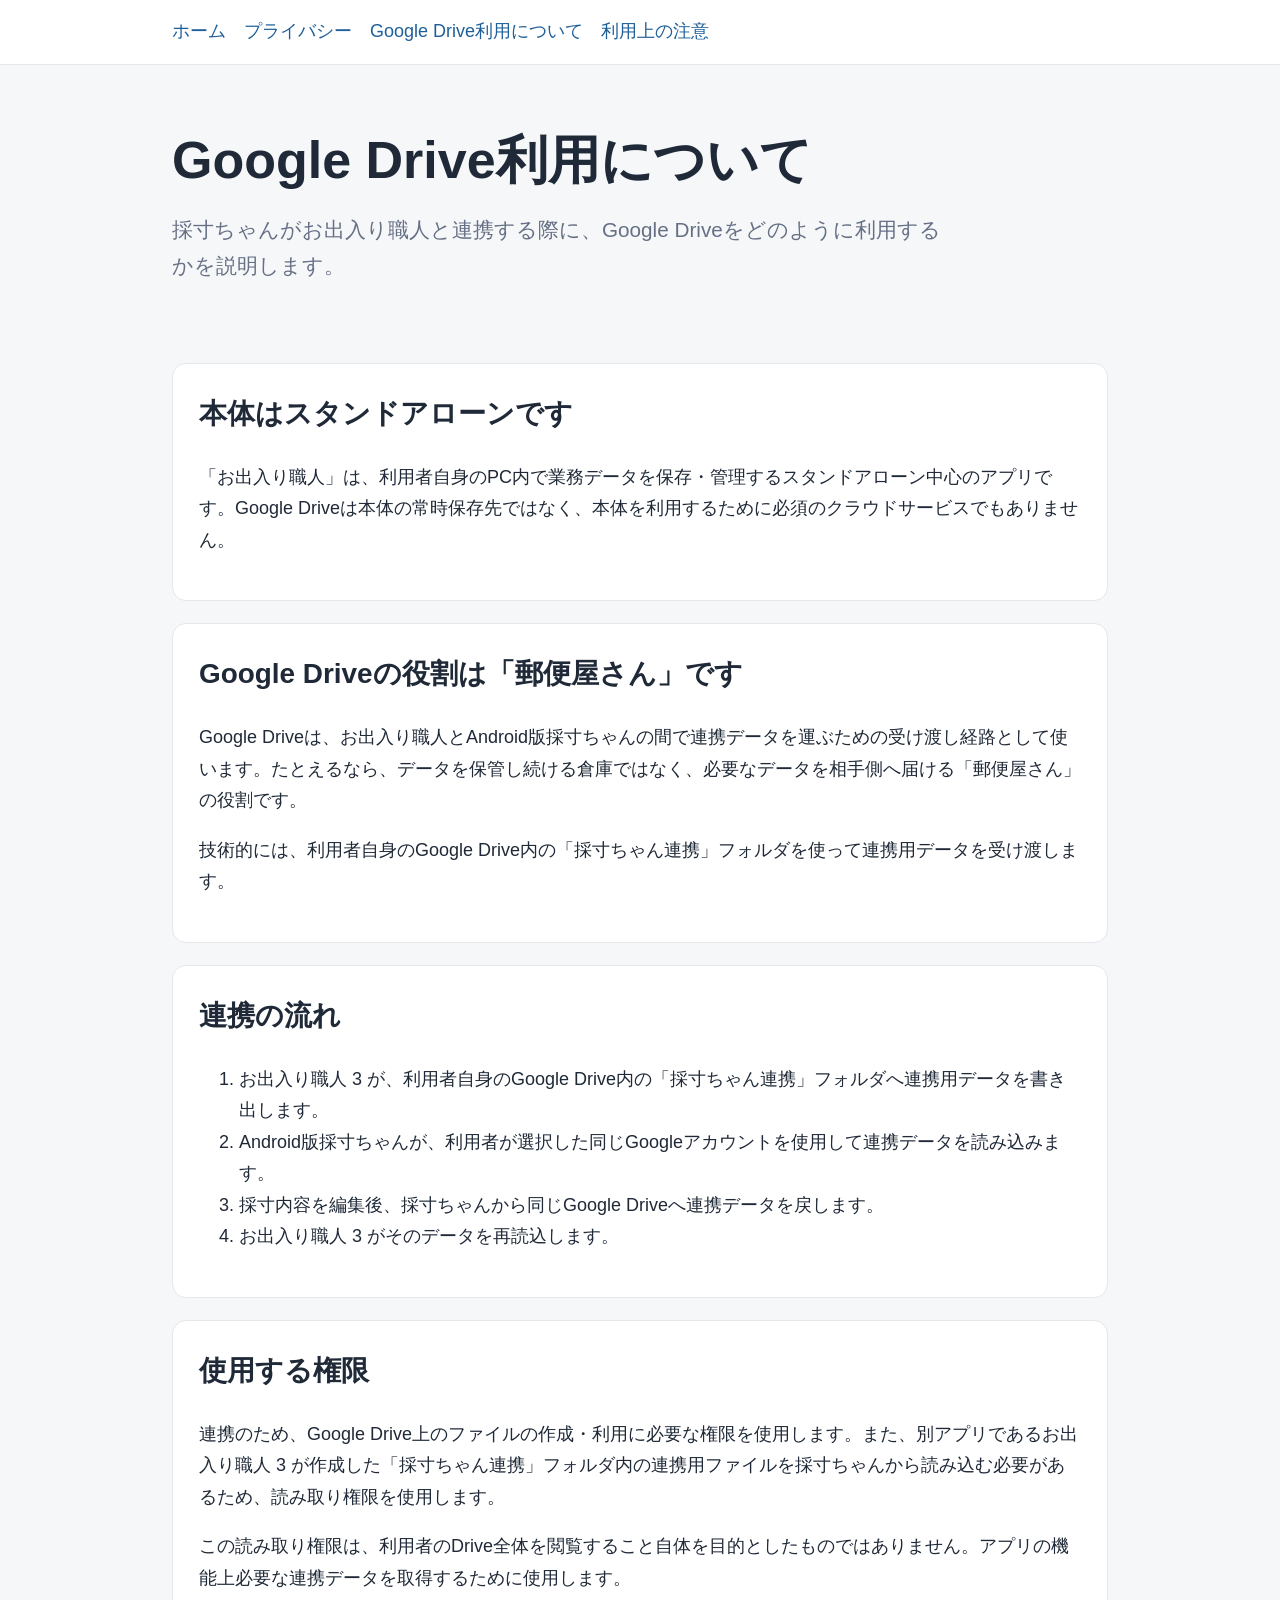
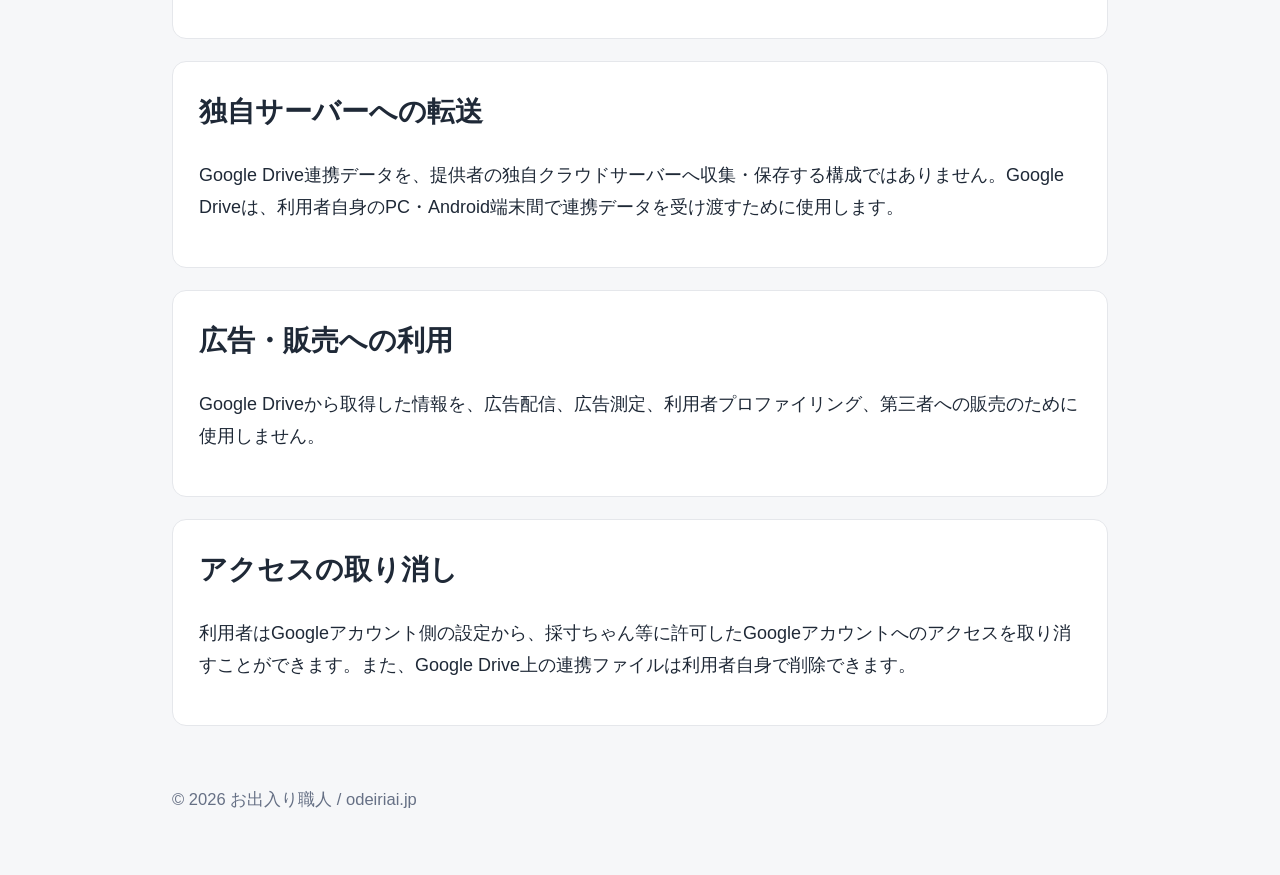
<file: drive-use.html>
<!doctype html><html lang="ja"><head><meta charset="utf-8"><meta name="viewport" content="width=device-width,initial-scale=1">
<title>Google Drive利用について | 採寸ちゃん</title><link rel="stylesheet" href="/styles.css"></head><body>
<header><div class="wrap"><nav class="nav"><a href="/">ホーム</a><a href="/privacy.html">プライバシー</a><a href="/drive-use.html">Google Drive利用について</a><a href="/terms.html">利用上の注意</a></nav></div></header>
<main class="wrap"><section class="hero"><h1>Google Drive利用について</h1><p class="lead">採寸ちゃんがお出入り職人と連携する際に、Google Driveをどのように利用するかを説明します。</p></section>
<section class="card"><h2>本体はスタンドアローンです</h2><p>「お出入り職人」は、利用者自身のPC内で業務データを保存・管理するスタンドアローン中心のアプリです。Google Driveは本体の常時保存先ではなく、本体を利用するために必須のクラウドサービスでもありません。</p></section>
<section class="card"><h2>Google Driveの役割は「郵便屋さん」です</h2><p>Google Driveは、お出入り職人とAndroid版採寸ちゃんの間で連携データを運ぶための受け渡し経路として使います。たとえるなら、データを保管し続ける倉庫ではなく、必要なデータを相手側へ届ける「郵便屋さん」の役割です。</p>
<p>技術的には、利用者自身のGoogle Drive内の「採寸ちゃん連携」フォルダを使って連携用データを受け渡します。</p></section>
<section class="card"><h2>連携の流れ</h2><ol>
<li>お出入り職人 3 が、利用者自身のGoogle Drive内の「採寸ちゃん連携」フォルダへ連携用データを書き出します。</li>
<li>Android版採寸ちゃんが、利用者が選択した同じGoogleアカウントを使用して連携データを読み込みます。</li>
<li>採寸内容を編集後、採寸ちゃんから同じGoogle Driveへ連携データを戻します。</li>
<li>お出入り職人 3 がそのデータを再読込します。</li>
</ol></section>
<section class="card"><h2>使用する権限</h2><p>連携のため、Google Drive上のファイルの作成・利用に必要な権限を使用します。また、別アプリであるお出入り職人 3 が作成した「採寸ちゃん連携」フォルダ内の連携用ファイルを採寸ちゃんから読み込む必要があるため、読み取り権限を使用します。</p>
<p>この読み取り権限は、利用者のDrive全体を閲覧すること自体を目的としたものではありません。アプリの機能上必要な連携データを取得するために使用します。</p></section>
<section class="card"><h2>独自サーバーへの転送</h2><p>Google Drive連携データを、提供者の独自クラウドサーバーへ収集・保存する構成ではありません。Google Driveは、利用者自身のPC・Android端末間で連携データを受け渡すために使用します。</p></section>
<section class="card"><h2>広告・販売への利用</h2><p>Google Driveから取得した情報を、広告配信、広告測定、利用者プロファイリング、第三者への販売のために使用しません。</p></section>
<section class="card"><h2>アクセスの取り消し</h2><p>利用者はGoogleアカウント側の設定から、採寸ちゃん等に許可したGoogleアカウントへのアクセスを取り消すことができます。また、Google Drive上の連携ファイルは利用者自身で削除できます。</p></section>
</main><footer><div class="wrap">© 2026 お出入り職人 / odeiriai.jp</div></footer></body></html>
</file>
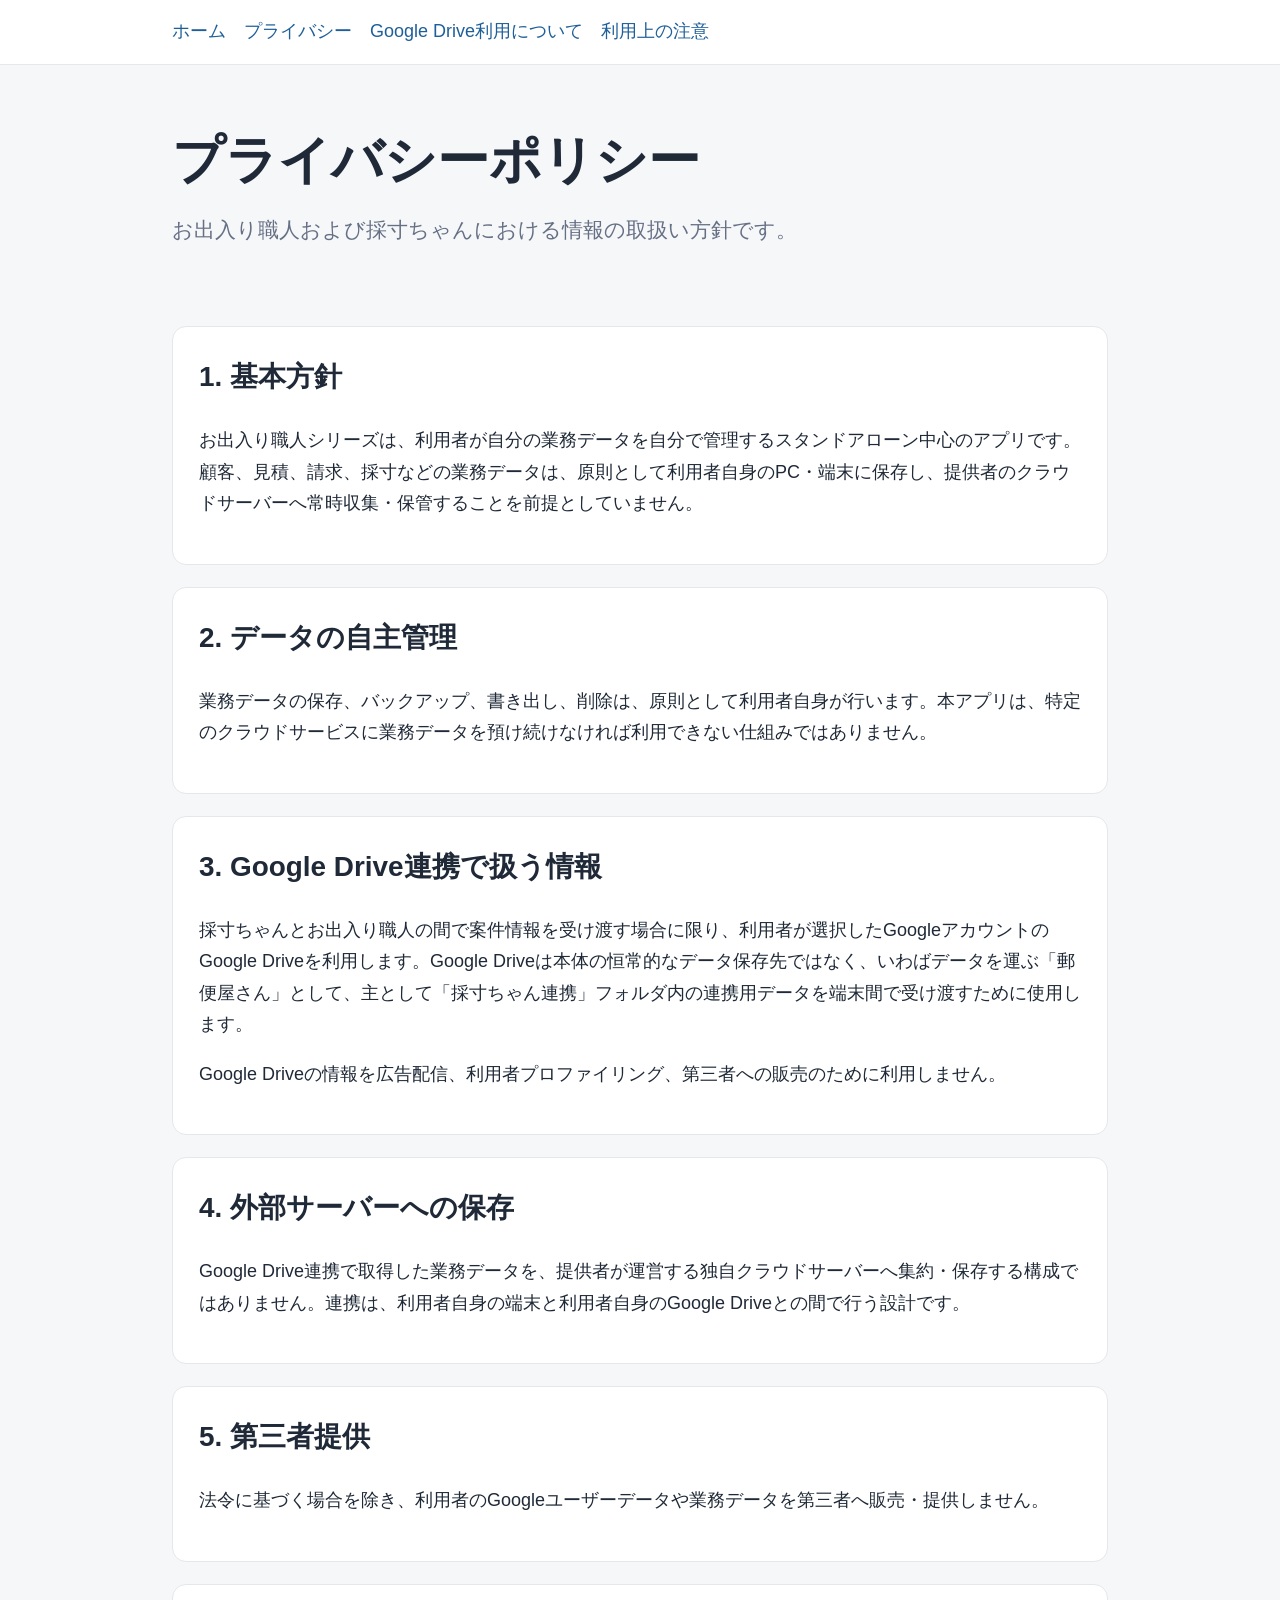
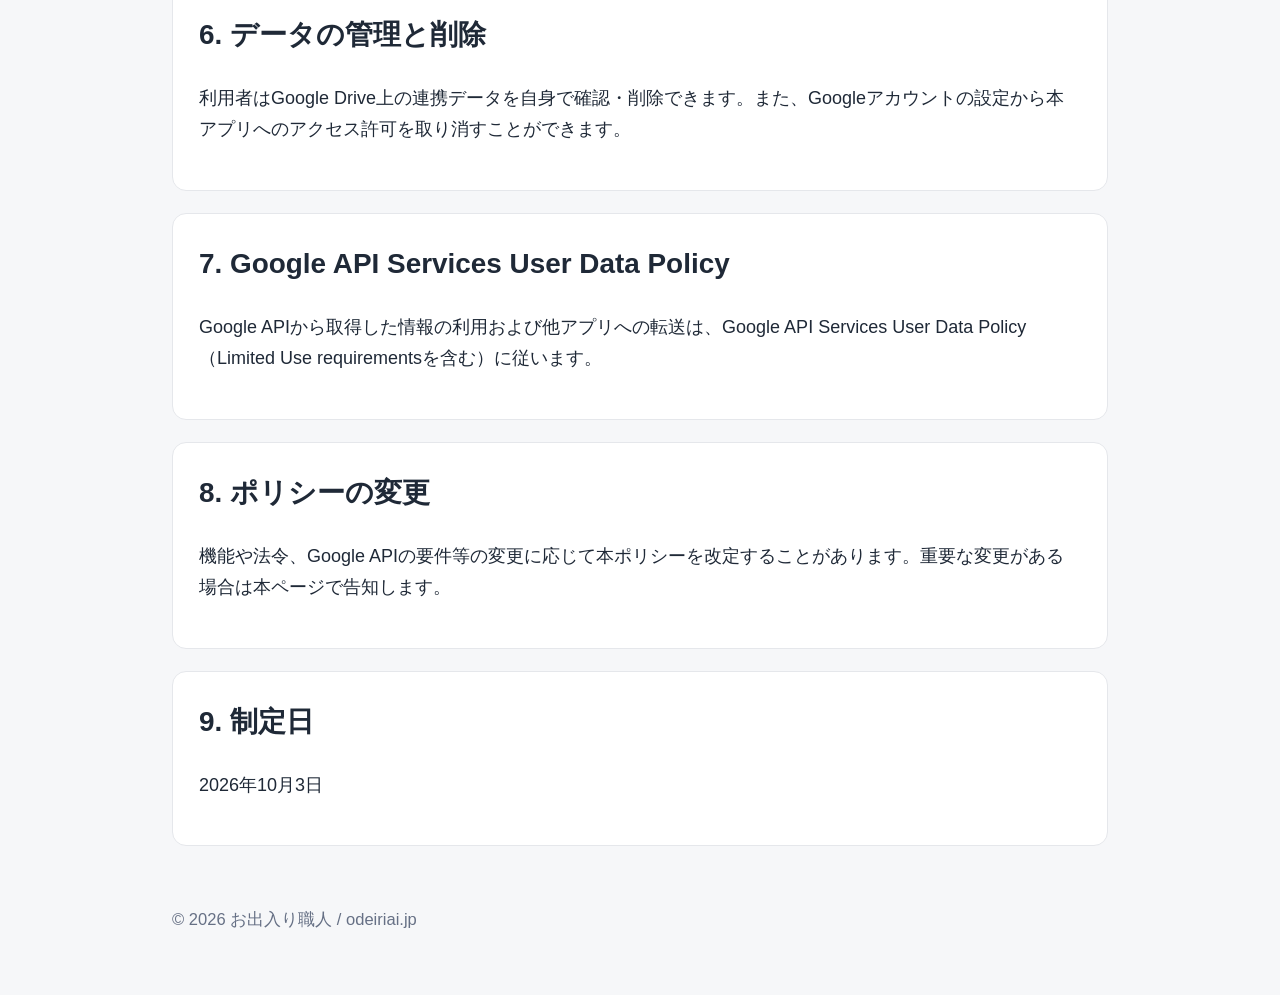
<file: privacy.html>
<!doctype html><html lang="ja"><head><meta charset="utf-8"><meta name="viewport" content="width=device-width,initial-scale=1">
<title>プライバシーポリシー | お出入り職人</title><link rel="stylesheet" href="/styles.css"></head><body>
<header><div class="wrap"><nav class="nav"><a href="/">ホーム</a><a href="/privacy.html">プライバシー</a><a href="/drive-use.html">Google Drive利用について</a><a href="/terms.html">利用上の注意</a></nav></div></header>
<main class="wrap"><section class="hero"><h1>プライバシーポリシー</h1><p class="lead">お出入り職人および採寸ちゃんにおける情報の取扱い方針です。</p></section>
<section class="card"><h2>1. 基本方針</h2><p>お出入り職人シリーズは、利用者が自分の業務データを自分で管理するスタンドアローン中心のアプリです。顧客、見積、請求、採寸などの業務データは、原則として利用者自身のPC・端末に保存し、提供者のクラウドサーバーへ常時収集・保管することを前提としていません。</p></section>
<section class="card"><h2>2. データの自主管理</h2><p>業務データの保存、バックアップ、書き出し、削除は、原則として利用者自身が行います。本アプリは、特定のクラウドサービスに業務データを預け続けなければ利用できない仕組みではありません。</p></section>
<section class="card"><h2>3. Google Drive連携で扱う情報</h2><p>採寸ちゃんとお出入り職人の間で案件情報を受け渡す場合に限り、利用者が選択したGoogleアカウントのGoogle Driveを利用します。Google Driveは本体の恒常的なデータ保存先ではなく、いわばデータを運ぶ「郵便屋さん」として、主として「採寸ちゃん連携」フォルダ内の連携用データを端末間で受け渡すために使用します。</p><p>Google Driveの情報を広告配信、利用者プロファイリング、第三者への販売のために利用しません。</p></section>
<section class="card"><h2>4. 外部サーバーへの保存</h2><p>Google Drive連携で取得した業務データを、提供者が運営する独自クラウドサーバーへ集約・保存する構成ではありません。連携は、利用者自身の端末と利用者自身のGoogle Driveとの間で行う設計です。</p></section>
<section class="card"><h2>5. 第三者提供</h2><p>法令に基づく場合を除き、利用者のGoogleユーザーデータや業務データを第三者へ販売・提供しません。</p></section>
<section class="card"><h2>6. データの管理と削除</h2><p>利用者はGoogle Drive上の連携データを自身で確認・削除できます。また、Googleアカウントの設定から本アプリへのアクセス許可を取り消すことができます。</p></section>
<section class="card"><h2>7. Google API Services User Data Policy</h2><p>Google APIから取得した情報の利用および他アプリへの転送は、Google API Services User Data Policy（Limited Use requirementsを含む）に従います。</p></section>
<section class="card"><h2>8. ポリシーの変更</h2><p>機能や法令、Google APIの要件等の変更に応じて本ポリシーを改定することがあります。重要な変更がある場合は本ページで告知します。</p></section>
<section class="card"><h2>9. 制定日</h2><p>2026年10月3日</p></section>
</main><footer><div class="wrap">© 2026 お出入り職人 / odeiriai.jp</div></footer></body></html>
</file>
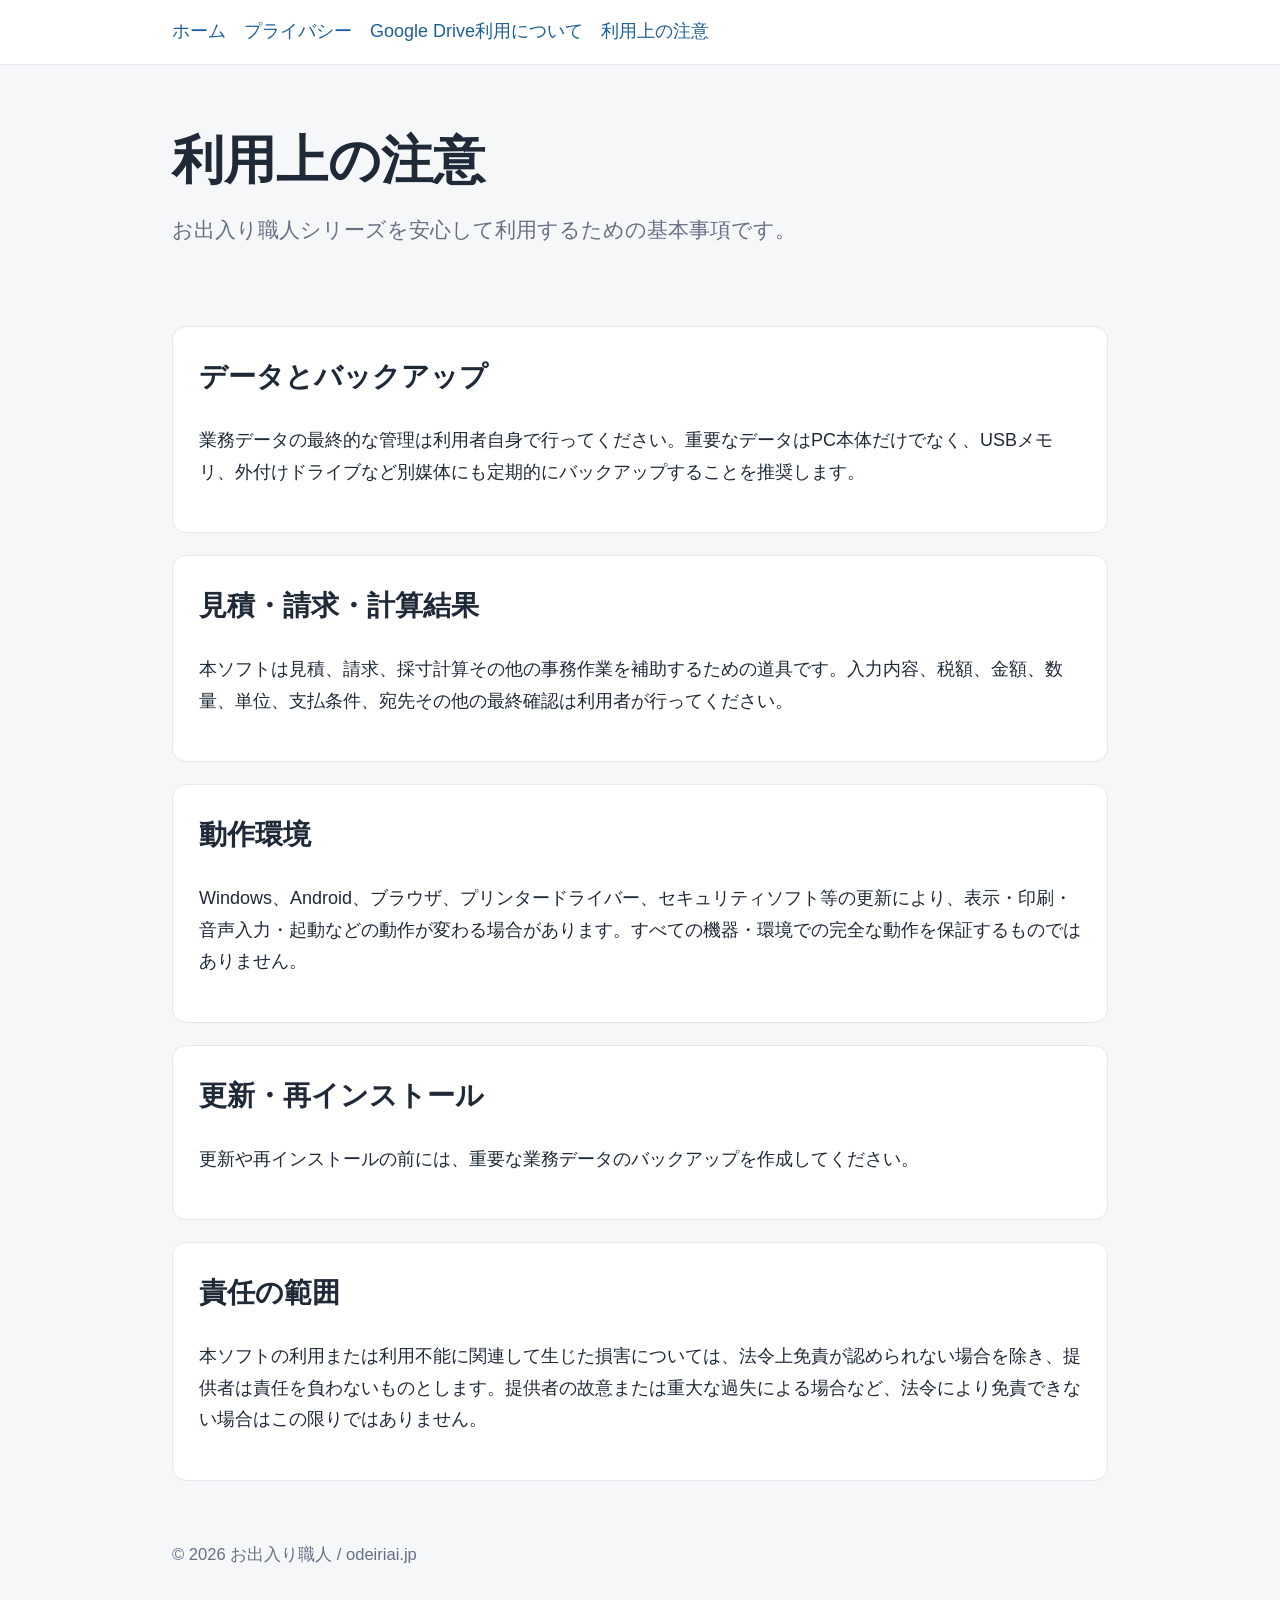
<file: terms.html>
<!doctype html><html lang="ja"><head><meta charset="utf-8"><meta name="viewport" content="width=device-width,initial-scale=1">
<title>利用上の注意 | お出入り職人</title><link rel="stylesheet" href="/styles.css"></head><body>
<header><div class="wrap"><nav class="nav"><a href="/">ホーム</a><a href="/privacy.html">プライバシー</a><a href="/drive-use.html">Google Drive利用について</a><a href="/terms.html">利用上の注意</a></nav></div></header>
<main class="wrap"><section class="hero"><h1>利用上の注意</h1><p class="lead">お出入り職人シリーズを安心して利用するための基本事項です。</p></section>
<section class="card"><h2>データとバックアップ</h2><p>業務データの最終的な管理は利用者自身で行ってください。重要なデータはPC本体だけでなく、USBメモリ、外付けドライブなど別媒体にも定期的にバックアップすることを推奨します。</p></section>
<section class="card"><h2>見積・請求・計算結果</h2><p>本ソフトは見積、請求、採寸計算その他の事務作業を補助するための道具です。入力内容、税額、金額、数量、単位、支払条件、宛先その他の最終確認は利用者が行ってください。</p></section>
<section class="card"><h2>動作環境</h2><p>Windows、Android、ブラウザ、プリンタードライバー、セキュリティソフト等の更新により、表示・印刷・音声入力・起動などの動作が変わる場合があります。すべての機器・環境での完全な動作を保証するものではありません。</p></section>
<section class="card"><h2>更新・再インストール</h2><p>更新や再インストールの前には、重要な業務データのバックアップを作成してください。</p></section>
<section class="card"><h2>責任の範囲</h2><p>本ソフトの利用または利用不能に関連して生じた損害については、法令上免責が認められない場合を除き、提供者は責任を負わないものとします。提供者の故意または重大な過失による場合など、法令により免責できない場合はこの限りではありません。</p></section>
</main><footer><div class="wrap">© 2026 お出入り職人 / odeiriai.jp</div></footer></body></html>
</file>
<file: styles.css>
:root{--bg:#f6f7f9;--card:#fff;--text:#1f2937;--muted:#667085;--line:#e5e7eb;--accent:#1f5f99}
html{font-size:112.5%}
*{box-sizing:border-box} body{margin:0;font-family:-apple-system,BlinkMacSystemFont,"Segoe UI","Hiragino Kaku Gothic ProN","Yu Gothic",Meiryo,sans-serif;background:var(--bg);color:var(--text);line-height:1.75}
header{background:#fff;border-bottom:1px solid var(--line)} .wrap{max-width:980px;margin:auto;padding:0 22px}
.nav{display:flex;gap:18px;flex-wrap:wrap;padding:16px 0}.nav a,a{color:var(--accent);text-decoration:none}.nav a:hover,a:hover{text-decoration:underline}
.hero{padding:64px 0 36px}.hero h1{font-size:clamp(30px,5vw,52px);line-height:1.2;margin:0 0 14px}.lead{font-size:1.15rem;color:var(--muted);max-width:780px}
.card{background:var(--card);border:1px solid var(--line);border-radius:14px;padding:26px;margin:22px 0}h2{margin-top:0;font-size:1.55rem}h3{margin-bottom:.35rem}
.badge{display:inline-block;background:#eaf2f8;color:#174e79;padding:5px 10px;border-radius:999px;font-size:.9rem;margin:0 6px 6px 0}
footer{padding:38px 0 60px;color:var(--muted);font-size:.92rem}.small{font-size:.92rem;color:var(--muted)}ul{padding-left:1.2rem}
</file>
<file: media-home.css>
/* Homepage layout. Shared typography is defined in styles.css. */
.home-page{--home-blue:#1f5f99;--home-ink:#213448;--home-muted:#2c3742;--home-line:#d9e3e9;background:#f8fafb;color:var(--home-ink);font-family:Meiryo,"Hiragino Kaku Gothic ProN","Yu Gothic",-apple-system,BlinkMacSystemFont,"Segoe UI",sans-serif}
.home-page .wrap{max-width:1200px;padding-left:28px;padding-right:28px}
.home-page header{background:#fff;border-bottom:1px solid var(--home-line)}
.home-masthead{display:flex;justify-content:space-between;align-items:center;gap:20px;padding:20px 0 12px}
.wordmark{font-size:1.3333rem;font-weight:800;letter-spacing:.02em;color:var(--home-ink);line-height:1.3}
.wordmark span{font-size:1rem;color:var(--home-blue);white-space:nowrap}
.home-menu{display:flex;flex-wrap:wrap;gap:26px;align-items:center;font-size:1rem;font-weight:700}
.home-page header .nav{padding:9px 0 13px;gap:22px;font-size:1rem;border-top:1px solid #edf1f4}
.home-page a:focus-visible,.home-page button:focus-visible{outline:3px solid #db8a25;outline-offset:5px}
.skip-link{position:absolute;left:20px;top:-100px;z-index:20;background:#fff;padding:12px 18px;border:2px solid var(--home-blue)}
.skip-link:focus{top:10px}
.media-hero{display:grid;grid-template-columns:minmax(0,.96fr) minmax(0,1.04fr);align-items:center;gap:42px;padding:62px 0 38px}
.eyebrow{margin:0 0 12px;font-size:1rem;font-weight:800;color:var(--home-blue);letter-spacing:.1em}
.hero-badges{margin-bottom:18px}
.home-page .media-hero h1{font-size:clamp(1.889rem,4vw,2.667rem);line-height:1.35;letter-spacing:-.03em;margin:0 0 23px;font-weight:800}
.media-hero h1 span{color:var(--home-blue);white-space:nowrap}
.home-page .media-hero .lead{font-size:1.1111rem;color:var(--home-muted);line-height:1.9;margin:0;max-width:520px}
.hero-actions{display:flex;flex-wrap:wrap;gap:12px;margin-top:27px}
.primary-link,.secondary-link{display:inline-flex;align-items:center;justify-content:center;gap:20px;border-radius:7px;padding:12px 18px;font-size:1rem;font-weight:700;border:1px solid var(--home-blue)}
.primary-link{color:#fff;background:var(--home-blue)}
.secondary-link{color:var(--home-blue);background:#fff}
.primary-link:hover,.secondary-link:hover{text-decoration:none;filter:brightness(.95)}
.screen-figure{margin:0;min-width:0;background:#fff;border:1px solid var(--home-line);border-radius:12px;overflow:hidden}
.screen-figure>a{display:block;line-height:0;background:#f1f4f5}
.screen-figure img{display:block;width:100%;height:auto}
.screen-figure figcaption{display:flex;justify-content:space-between;gap:12px;flex-wrap:wrap;padding:12px 15px;font-size:1rem;color:var(--home-muted);line-height:1.5}
.screen-figure figcaption a{white-space:nowrap;font-weight:700}
.hero-screen{box-shadow:0 18px 50px #264c7414}
.hero-screen img{padding:6px;background:#fff}
.feature-jumps{display:flex;gap:0;justify-content:space-between;flex-wrap:wrap;border-top:1px solid var(--home-line);border-bottom:1px solid var(--home-line);padding:13px 0;margin-bottom:8px}
.feature-jumps a{font-size:1rem;font-weight:700;padding:5px 12px}
.media-section{padding:54px 0;border-bottom:1px solid var(--home-line);scroll-margin-top:20px}
.section-heading{margin-bottom:25px;max-width:820px}
.home-page .section-heading h2,.home-page .feature-copy h2{font-size:clamp(1.5rem,2.9vw,1.889rem);line-height:1.5;letter-spacing:-.025em;margin:0 0 14px}
.section-heading>p:last-child,.feature-copy>p{color:var(--home-muted);line-height:1.85;font-size:1.1111rem;margin-top:0}
.section-heading .eyebrow,.feature-copy .eyebrow{color:var(--home-blue);font-size:1rem}
.product-grid{display:grid;grid-template-columns:repeat(3,minmax(0,1fr));gap:22px}
.product-item{padding:23px 24px;background:#fff;border:1px solid var(--home-line);border-radius:10px;min-width:0}
.product-item h3{margin:12px 0;font-size:1.3889rem;line-height:1.4}
.product-item p{font-size:1.1111rem;color:var(--home-muted);line-height:1.9;margin:12px 0}
.product-tag{display:inline-block;font-size:1rem;font-weight:700;padding:4px 9px;background:#eaf2f8;color:#174e79;border-radius:4px}
.product-tag.green{background:#eef6e9;color:#40632c}.product-tag.amber{background:#fff3dd;color:#75511b}
.product-detail{padding-top:10px;border-top:1px solid #e6edf1}
.video-grid{display:grid;grid-template-columns:repeat(3,minmax(0,1fr));gap:22px}
.video-card{min-width:0;background:#fff;border:1px solid var(--home-line);border-radius:11px;overflow:hidden}
.video-preview{position:relative;display:block;aspect-ratio:16/9;background:#15222b;overflow:hidden;line-height:0}
.video-preview img{display:block;width:100%;height:100%;object-fit:contain;opacity:.92}
.play-circle{position:absolute;left:50%;top:50%;transform:translate(-50%,-50%);width:54px;height:54px;border:1px solid #ffffffb3;border-radius:50%;background:#1f5f99e8;display:grid;place-items:center;box-shadow:0 4px 15px #0003}
.play-circle svg{height:25px;width:25px;fill:#fff;margin-left:3px}
.video-preview:hover .play-circle{background:#174c7d}
.video-time{position:absolute;right:10px;bottom:9px;background:#10212bdf;color:white;line-height:1.5;font-variant-numeric:tabular-nums;font-size:1rem;padding:3px 7px;border-radius:4px}
.video-copy{padding:19px 21px 21px}
.video-copy .product-label{font-size:1rem;line-height:1.6;color:var(--home-blue);font-weight:700;margin:0 0 8px}
.video-copy h3{font-size:1.1667rem;line-height:1.5;margin:0 0 10px}
.video-copy p{font-size:1.1111rem;color:var(--home-muted);line-height:1.8;margin:0 0 16px}
.text-link{font-size:1rem;font-weight:700;display:inline-block}
.media-note{font-size:1rem;color:var(--home-muted);margin:20px 0 0;line-height:1.8}
.feature-split{display:grid;grid-template-columns:minmax(0,.66fr) minmax(0,1.34fr);gap:40px;align-items:center}
.feature-copy{min-width:0}.feature-copy .small{font-size:1rem}
.photo-layout{display:grid;grid-template-columns:minmax(0,1.4fr) minmax(0,1fr);align-items:start;gap:24px}
.saisun-intro{display:grid;grid-template-columns:minmax(0,1fr) minmax(0,1fr);gap:50px;align-items:center}
.phone-pair{display:grid;grid-template-columns:1fr 1fr;gap:15px;max-width:480px;margin-left:auto}
.phone-figure{border-radius:15px;box-shadow:0 9px 26px #29425312}
.phone-figure figcaption{font-size:1rem;padding:9px 11px}
.phone-figure img{aspect-ratio:1/2;object-fit:contain}
.connection-note{border-left:3px solid #659745;padding:9px 13px;background:#eef5e9;font-size:1.1111rem!important;line-height:1.8!important;color:#3b5530!important}
.saisun-video-row{display:grid;grid-template-columns:minmax(0,1fr) minmax(0,1fr);gap:50px;margin-top:36px;align-items:center}
.saisun-video-row .video-preview{aspect-ratio:16/9}.saisun-video-row .video-copy{padding:17px 21px}
.connection-copy h3{font-size:1.3889rem;line-height:1.6;margin:0 0 16px}.connection-copy p{font-size:1.1111rem;color:var(--home-muted);line-height:1.9}.connection-copy .small{font-size:1rem}
.download-grid{display:grid;grid-template-columns:repeat(2,minmax(0,1fr));gap:14px}
.download-link{display:flex;gap:19px;align-items:center;border:1px solid #ccdbe6;border-radius:9px;background:#fff;padding:23px 24px;min-width:0;color:var(--home-ink)}
.download-link:hover{background:#edf4f9;text-decoration:none}.download-number{font-size:1rem;color:var(--home-blue);font-weight:700}.download-link>span:nth-child(2){flex:1;min-width:0}.download-link strong{display:block;font-size:1.3333rem;line-height:1.4}.download-link small{display:block;font-size:1rem;color:var(--home-muted);margin-top:5px}.download-link>span:last-child{color:var(--home-blue);font-size:1.3333rem}
.downloads-section{background:#edf3f7;margin:0 -28px;padding:44px 28px;border-radius:13px;border:1px solid #d9e3ea}
.downloads-section>.small{margin:22px 0 0}
.philosophy-grid{display:grid;grid-template-columns:repeat(2,minmax(0,1fr));gap:20px}.home-page .philosophy-grid .card{margin:0;padding:23px;border-radius:10px;min-width:0}.philosophy-grid h2{font-size:1.4444rem;line-height:1.6}.philosophy-grid p,.philosophy-grid li{font-size:1.1111rem;color:var(--home-ink);line-height:1.85}.home-page .philosophy-grid .small{font-size:1rem}.philosophy-grid>.card:last-child{grid-column:1/-1}
.home-page footer{padding:34px 0 45px}
.media-dialog{width:min(1120px,94vw);max-width:94vw;max-height:92vh;padding:0;border:0;border-radius:12px;background:#fff;color:var(--home-ink);overflow:auto;box-shadow:0 24px 90px #0005}
.media-dialog::backdrop{background:#0c1c2ee8}.media-dialog[data-orientation="portrait"]{width:min(510px,94vw)}
.dialog-bar{display:flex;gap:20px;align-items:start;justify-content:space-between;padding:16px 20px;border-bottom:1px solid var(--home-line)}
.dialog-bar h2{font-size:1.1111rem;line-height:1.5;margin:0 0 3px}.dialog-bar p{font-size:1rem;margin:0;color:var(--home-muted)}
.dialog-close{flex:0 0 auto;font:inherit;font-size:1rem;background:#f3f6f8;color:var(--home-ink);border:1px solid var(--home-line);border-radius:6px;padding:8px 12px;cursor:pointer}
.dialog-stage{background:#101a23;display:flex;justify-content:center;align-items:center;min-height:100px}
.dialog-stage video,.dialog-stage img{display:block;width:100%;max-height:74vh;max-height:74svh;object-fit:contain}
.dialog-stage [hidden]{display:none!important}
.sr-only{position:absolute;width:1px;height:1px;padding:0;margin:-1px;overflow:hidden;clip:rect(0,0,0,0);white-space:nowrap;border:0}
@media(max-width:1000px){.media-hero{gap:26px;padding-top:44px}.home-page .media-hero h1{font-size:2rem}.product-grid,.video-grid{gap:14px}.product-item{padding:20px}.video-copy{padding:16px}.video-copy h3{font-size:1.0556rem}.saisun-intro{gap:30px}.feature-split{gap:26px}}
@media(max-width:760px){.home-page .wrap{padding-left:18px;padding-right:18px}.home-masthead{padding-top:17px;gap:15px;flex-wrap:wrap}.home-menu{width:100%}.wordmark{font-size:1.1667rem}.wordmark span{display:block;font-size:1rem}.home-menu{gap:15px;font-size:1rem}.home-page header .nav{font-size:1rem;gap:10px}.media-hero{grid-template-columns:1fr;gap:28px;padding:35px 0 29px}.home-page .media-hero h1{font-size:clamp(1.833rem,7.3vw,2.444rem)}.home-page .media-hero .lead{font-size:1.1111rem;max-width:none}.hero-actions{margin-top:22px}.primary-link,.secondary-link{font-size:1rem;padding:12px 15px}.hero-screen{width:100%}.feature-jumps{justify-content:start;gap:2px 5px}.feature-jumps a{font-size:1rem;padding:6px 8px}.media-section{padding:35px 0}.section-heading{margin-bottom:20px}.section-heading>p:last-child,.feature-copy>p{font-size:1.1111rem}.product-grid,.video-grid{grid-template-columns:1fr}.product-item{padding:22px}.video-card{border-radius:10px}.video-copy{padding:18px 20px}.video-copy h3{font-size:1.2222rem}.video-copy p{font-size:1.1111rem}.video-copy .product-label{font-size:1rem}.video-preview{aspect-ratio:16/9}.feature-split,.photo-layout,.saisun-intro,.saisun-video-row{grid-template-columns:1fr;gap:22px}.phone-pair{width:100%;max-width:460px;margin:0 auto;gap:12px}.saisun-video-row{margin-top:25px}.connection-copy h3{font-size:1.2778rem}.download-grid{grid-template-columns:1fr}.download-link{padding:20px}.download-link strong{font-size:1.2778rem}.downloads-section{margin:0;padding:26px 18px}.philosophy-grid{grid-template-columns:1fr;gap:15px}.philosophy-grid>.card:last-child{grid-column:auto}.home-page .philosophy-grid .card{padding:20px}.dialog-bar{padding:13px 14px;gap:12px}.dialog-bar h2{font-size:1rem}.dialog-close{padding:7px 9px;font-size:1rem}.dialog-stage video,.dialog-stage img{max-height:72svh}}
@media(prefers-reduced-motion:no-preference){.home-page{scroll-behavior:smooth}}

/* Full manuals and setup guidance use the same larger text scale. */
.manual-grid{display:grid;grid-template-columns:repeat(2,minmax(0,1fr));gap:22px}
.manual-card{min-width:0;padding:26px;background:#fff;border:1px solid var(--home-line);border-radius:10px}
.manual-card h3{font-size:1.333rem;line-height:1.5;margin:10px 0 12px}
.manual-card p{font-size:1.1111rem;color:var(--home-muted);line-height:1.9;margin:0 0 20px}
.manual-card .product-label{font-size:1rem;color:var(--home-blue);font-weight:700;margin:0 0 8px}
.manual-card .primary-link{width:100%}
.installation-row{display:grid;grid-template-columns:minmax(0,1fr) minmax(0,1fr);gap:28px;align-items:center;margin-top:30px;padding-top:28px;border-top:1px solid var(--home-line)}
.installation-copy h3{font-size:1.333rem;line-height:1.5;margin:0 0 14px}
.installation-copy p{font-size:1.1111rem;line-height:1.9;color:var(--home-muted)}
.installation-copy .text-link{margin:6px 0}
@media(max-width:760px){.manual-grid,.installation-row{grid-template-columns:1fr;gap:20px}.manual-card{padding:22px}.installation-row{margin-top:25px}}

/* Consistent, substantial text for all explanations and their supporting notes. */
.home-page p,.home-page li,.home-page figcaption,.home-page .download-link small{font-weight:500}
.home-page .small{font-size:1rem}
</file>
